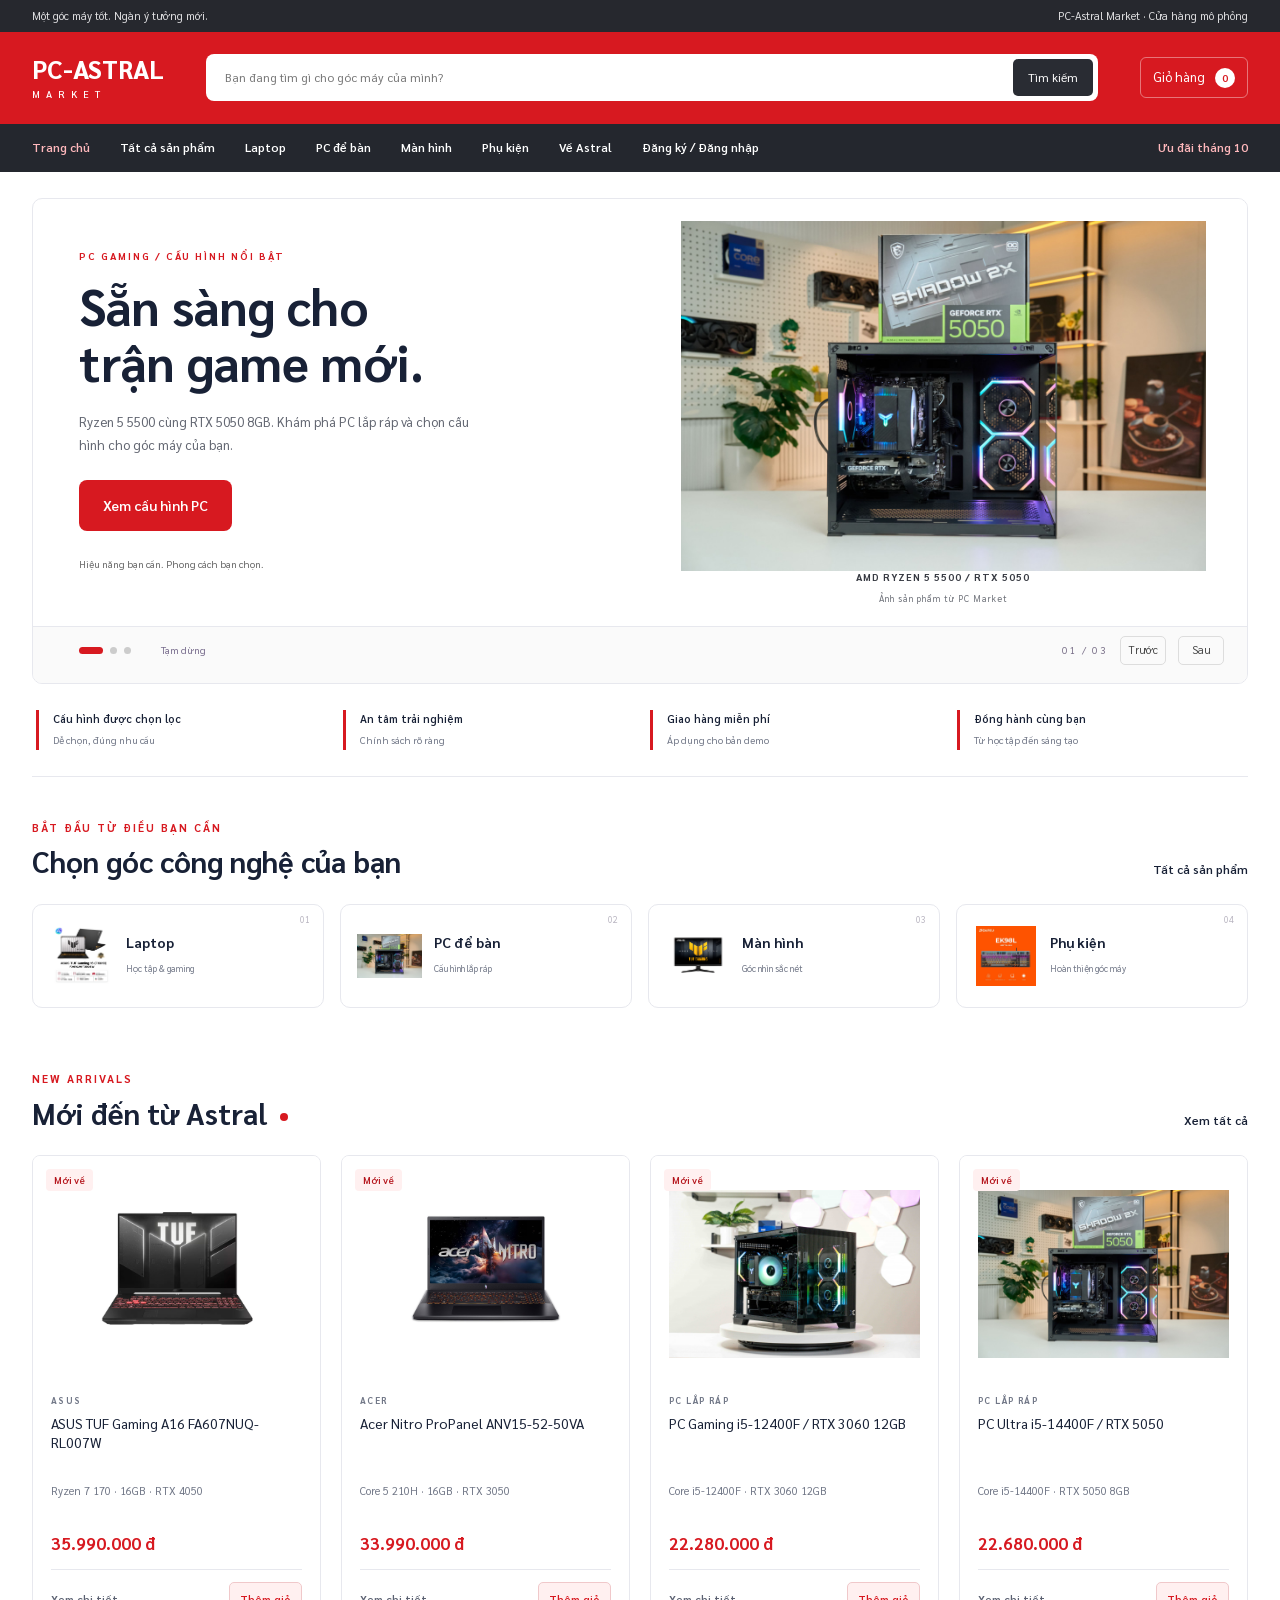
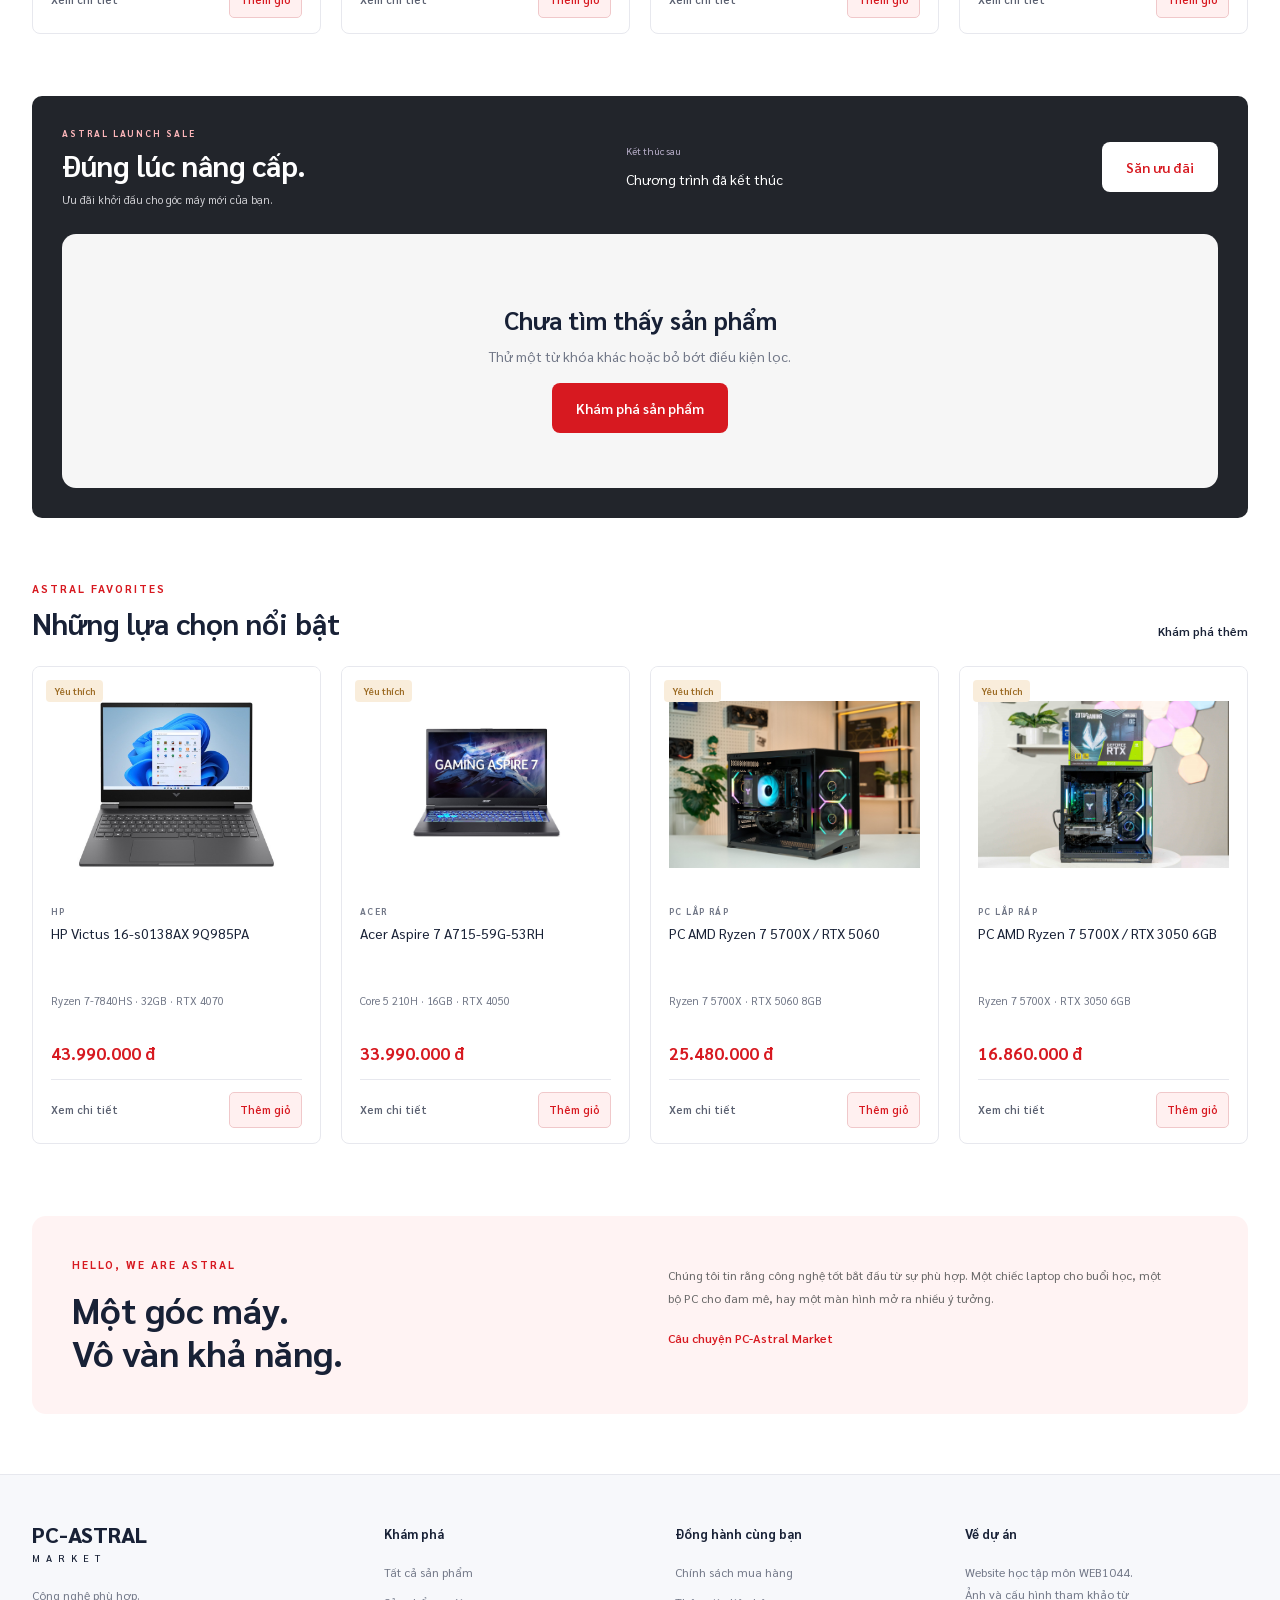
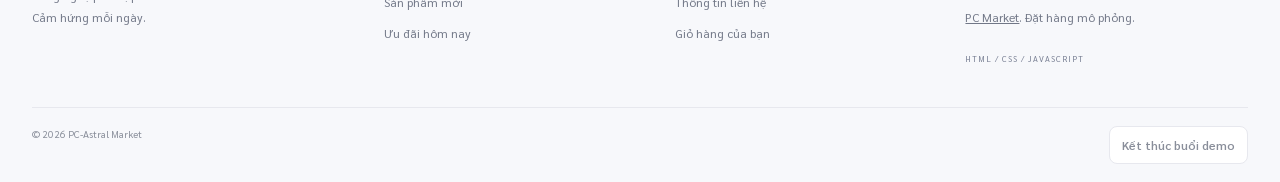
<file: PC-Astral-Market/index.html>
<!DOCTYPE html>
<html lang="vi">
  <head>
    <meta charset="UTF-8">
    <link rel="icon" href="data:,">
    <meta name="viewport" content="width=device-width, initial-scale=1.0">
    <meta name="description" content="PC-Astral Market - Laptop, PC, màn hình và phụ kiện. Website mô phỏng môn WEB1044.">
    <title>Công nghệ phù hợp, cảm hứng mỗi ngày | PC-Astral Market</title>

    <!-- GIAO DIỆN: CSS riêng của website nằm trong css/style.css. -->
    <!-- FONT: tải Sarabun online từ Google Fonts, cần kết nối mạng.
         Không lưu file font trong dự án; nếu không tải được sẽ dùng Arial.
         400–800 là các độ đậm; display=swap cho phép hiển thị chữ trong lúc tải. -->
    <link rel="stylesheet" href="https://fonts.googleapis.com/css2?family=Sarabun:wght@400;500;600;700;800&amp;display=swap">
    <link rel="stylesheet" href="css/style.css">
    <!-- KHỞI TẠO: du-lieu.js nạp JSON; luu-tru.js, mo-hinh.js, hien-thi.js định nghĩa chức năng; su-kien.js chạy sau cùng. -->
    <!-- Dữ liệu dự phòng cho mở trực tiếp file HTML trên máy khác. -->
    <script src="js/san-pham-du-phong.js" defer></script>
    <script defer src="js/du-lieu.js"></script>
    <script defer src="js/luu-tru.js"></script>
    <script defer src="js/mo-hinh.js"></script>
    <script defer src="js/hien-thi.js"></script>
    <script defer src="js/trang/trang-chu.js"></script>
    <script defer src="js/su-kien.js"></script>
  </head>
  <body data-page="home">
    <a class="skip-link" href="#main">Bỏ qua điều hướng</a>
    <!-- CHỨC NĂNG: header dùng chung do hien-thi.js tạo. -->
    <header id="site-header"></header>
    <p id="storage-warning" class="storage-warning" role="alert" hidden></p>
    <!-- CHỨC NĂNG: nội dung chính của trang home; JavaScript điền dữ liệu vào ID/data-*. -->
    <main id="main">
      <div class="container home-top">
        <section class="hero" id="hero" aria-label="Bộ sưu tập nổi bật" aria-roledescription="carousel">
          <div id="hero-content" class="hero-content">
            <div class="hero-copy">
              <p class="eyebrow" id="hero-eyebrow"></p>
              <h1 id="hero-title"></h1>
              <p class="hero-description" id="hero-description"></p>
              <a class="button" href="product-detail.html?id=p07" id="hero-link"></a>
              <div class="hero-proof">Hiệu năng bạn cần. Phong cách bạn chọn.</div>
            </div>
            <div class="hero-art">
              <img alt="AMD RYZEN 5 5500 / RTX 5050" width="520" height="370" id="hero-photo">
              <div class="hero-caption">
                <b id="hero-caption-title"></b>
                <span id="hero-caption-spec"></span>
              </div>
            </div>
          </div>
          <div class="hero-controls">
            <div id="slide-dots" class="slide-dots"></div>
            <button id="pause-slide" class="pause-slide" aria-pressed="false">Tạm dừng</button>
            <span id="slide-count"></span>
            <button id="prev-slide" class="slider-arrow" aria-label="Banner trước">Trước</button>
            <button id="next-slide" class="slider-arrow" aria-label="Banner tiếp theo">Sau</button>
          </div>
        </section>
        <section class="benefits" aria-label="Cam kết minh họa">
          <div>
            <p>
              <b>Cấu hình được chọn lọc</b>
              <small>Dễ chọn, đúng nhu cầu</small>
            </p>
          </div>
          <div>
            <p>
              <b>An tâm trải nghiệm</b>
              <small>Chính sách rõ ràng</small>
            </p>
          </div>
          <div>
            <p>
              <b>Giao hàng miễn phí</b>
              <small>Áp dụng cho bản demo</small>
            </p>
          </div>
          <div>
            <p>
              <b>Đồng hành cùng bạn</b>
              <small>Từ học tập đến sáng tạo</small>
            </p>
          </div>
        </section>
        <section class="section categories-section">
          <div class="section-heading">
            <div>
              <p class="eyebrow accent">BẮT ĐẦU TỪ ĐIỀU BẠN CẦN</p>
              <h2>Chọn góc công nghệ của bạn</h2>
            </div>
            <a href="products.html">Tất cả sản phẩm </a>
          </div>
          <div id="category-grid" class="category-grid"></div>
        </section>
        <section class="section">
          <div class="section-heading">
            <div>
              <p class="eyebrow accent">NEW ARRIVALS</p>
              <h2>Mới đến từ Astral <span class="heading-dot"></span>
              </h2>
            </div>
            <a href="products.html?group=new">Xem tất cả</a>
          </div>
          <div id="new-grid" class="product-grid"></div>
        </section>
        <section class="sale-section section">
          <div class="sale-heading">
            <div>
              <p class="eyebrow">ASTRAL LAUNCH SALE</p>
              <h2>Đúng lúc nâng cấp.</h2>
              <p>Ưu đãi khởi đầu cho góc máy mới của bạn.</p>
            </div>
            <div class="countdown-wrap">
              <span>Kết thúc sau</span>
              <div id="countdown" class="countdown" aria-label="Thời gian còn lại của khuyến mãi">
                <span>
                  <b data-countdown-number>00</b>
                  <small>Ngày</small>
                </span>
                <span>
                  <b data-countdown-number>00</b>
                  <small>Giờ</small>
                </span>
                <span>
                  <b data-countdown-number>00</b>
                  <small>Phút</small>
                </span>
                <span>
                  <b data-countdown-number>00</b>
                  <small>Giây</small>
                </span>
              </div>
            </div>
            <a class="button button-light" href="products.html?group=sale">Săn ưu đãi</a>
          </div>
          <div id="sale-grid" class="product-grid"></div>
        </section>
        <section class="section">
          <div class="section-heading">
            <div>
              <p class="eyebrow accent">ASTRAL FAVORITES</p>
              <h2>Những lựa chọn nổi bật</h2>
            </div>
            <a href="products.html?group=hot">Khám phá thêm</a>
          </div>
          <div id="hot-grid" class="product-grid"></div>
        </section>
        <section class="brand-story">
          <div>
            <p class="eyebrow accent">HELLO, WE ARE ASTRAL</p>
            <h2>Một góc máy.<br>Vô vàn khả năng.</h2>
          </div>
          <div>
            <p>Chúng tôi tin rằng công nghệ tốt bắt đầu từ sự phù hợp. Một chiếc laptop cho buổi học, một bộ PC cho đam mê, hay một màn hình mở ra nhiều ý tưởng.</p>
            <a href="about.html">Câu chuyện PC-Astral Market</a>
          </div>
        </section>
      </div>
      <!-- MẪU DÒNG: JavaScript nhân bản template, không viết tay từng sản phẩm. -->
          <template id="category-template">
        <a class="category-tile" href="products.html?category=laptop">
          <img class="category-photo" alt="" width="70" height="60">
          <div>
            <h3></h3>
            <span></span>
          </div>
          <span class="category-number">01</span>
        </a>
      </template>
    </main>
    <!-- CHỨC NĂNG: footer có nút Kết thúc buổi demo. -->
    <footer id="site-footer"></footer>
    <noscript>
      <p class="storage-warning">Vui lòng bật JavaScript để xem sản phẩm và sử dụng giỏ hàng.</p>
    </noscript>
  </body>
</html>
</file>
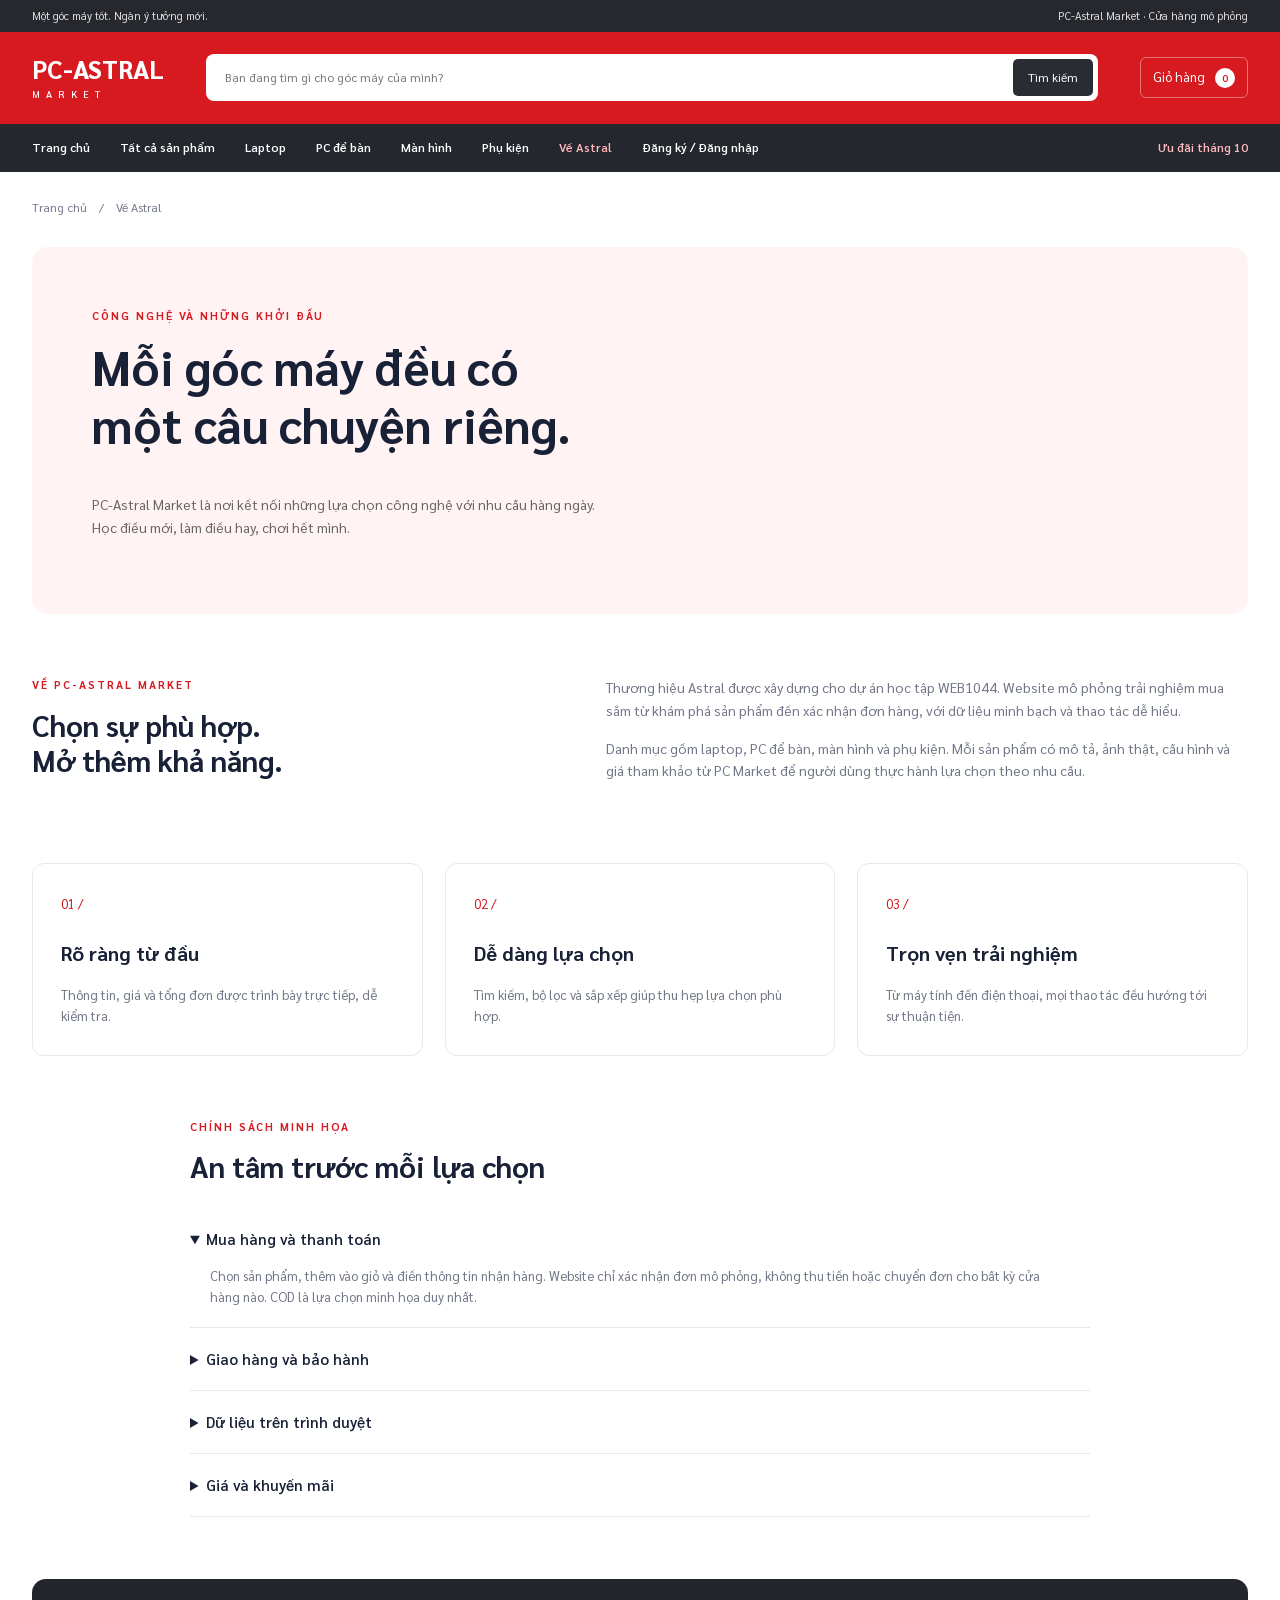
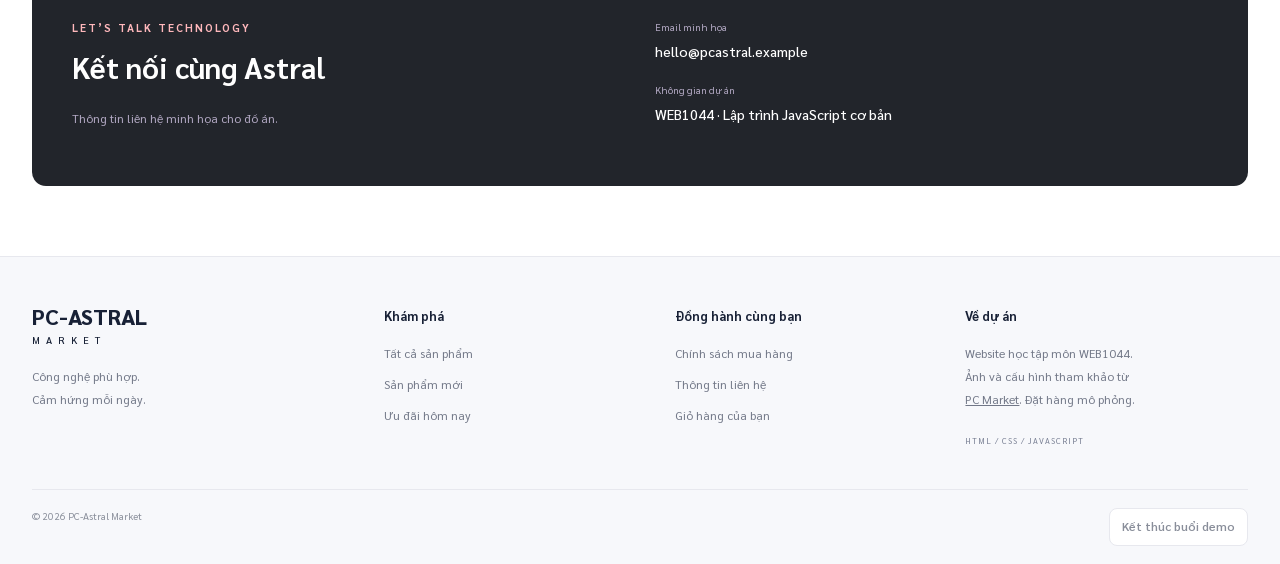
<file: PC-Astral-Market/about.html>
<!DOCTYPE html>
<html lang="vi">
  <head>
    <meta charset="UTF-8">
    <link rel="icon" href="data:,">
    <meta name="viewport" content="width=device-width, initial-scale=1.0">
    <meta name="description" content="PC-Astral Market - Laptop, PC, màn hình và phụ kiện. Website mô phỏng môn WEB1044.">
    <title>Về Astral | PC-Astral Market</title>

    <!-- GIAO DIỆN: CSS riêng của website nằm trong css/style.css. -->
    <!-- FONT: tải Sarabun online từ Google Fonts, cần kết nối mạng.
         Không lưu file font trong dự án; nếu không tải được sẽ dùng Arial.
         400–800 là các độ đậm; display=swap cho phép hiển thị chữ trong lúc tải. -->
    <link rel="stylesheet" href="https://fonts.googleapis.com/css2?family=Sarabun:wght@400;500;600;700;800&amp;display=swap">
    <link rel="stylesheet" href="css/style.css">
    <!-- KHỞI TẠO: du-lieu.js nạp JSON; luu-tru.js, mo-hinh.js, hien-thi.js định nghĩa chức năng; su-kien.js chạy sau cùng. -->
    <!-- Dữ liệu dự phòng cho mở trực tiếp file HTML trên máy khác. -->
    <script src="js/san-pham-du-phong.js" defer></script>
    <script defer src="js/du-lieu.js"></script>
    <script defer src="js/luu-tru.js"></script>
    <script defer src="js/mo-hinh.js"></script>
    <script defer src="js/hien-thi.js"></script>
    <script defer src="js/su-kien.js"></script>
  </head>
  <body data-page="about">
    <a class="skip-link" href="#main">Bỏ qua điều hướng</a>
    <!-- CHỨC NĂNG: header dùng chung do hien-thi.js tạo. -->
    <header id="site-header"></header>
    <p id="storage-warning" class="storage-warning" role="alert" hidden></p>
    <!-- CHỨC NĂNG: nội dung chính của trang about; JavaScript điền dữ liệu vào ID/data-*. -->
    <main id="main">
      <div class="container page-content">
        <div class="breadcrumb">
          <a href="index.html">Trang chủ</a>
          <span>/</span>
          <span>Về Astral</span>
        </div>
        <section class="about-hero">
          <p class="eyebrow accent">CÔNG NGHỆ VÀ NHỮNG KHỞI ĐẦU</p>
          <h1>Mỗi góc máy đều có<br>một câu chuyện riêng.</h1>
          <p>PC-Astral Market là nơi kết nối những lựa chọn công nghệ với nhu cầu hàng ngày. Học điều mới, làm điều hay, chơi hết mình.</p>
        </section>
        <section class="about-columns section">
          <div>
            <p class="eyebrow accent">VỀ PC-ASTRAL MARKET</p>
            <h2>Chọn sự phù hợp.<br>Mở thêm khả năng.</h2>
          </div>
          <div>
            <p>Thương hiệu Astral được xây dựng cho dự án học tập WEB1044. Website mô phỏng trải nghiệm mua sắm từ khám phá sản phẩm đến xác nhận đơn hàng, với dữ liệu minh bạch và thao tác dễ hiểu.</p>
            <p>Danh mục gồm laptop, PC để bàn, màn hình và phụ kiện. Mỗi sản phẩm có mô tả, ảnh thật, cấu hình và giá tham khảo từ PC Market để người dùng thực hành lựa chọn theo nhu cầu.</p>
          </div>
        </section>
        <section class="value-grid">
          <article>
            <span>01 /</span>
            <h3>Rõ ràng từ đầu</h3>
            <p>Thông tin, giá và tổng đơn được trình bày trực tiếp, dễ kiểm tra.</p>
          </article>
          <article>
            <span>02 /</span>
            <h3>Dễ dàng lựa chọn</h3>
            <p>Tìm kiếm, bộ lọc và sắp xếp giúp thu hẹp lựa chọn phù hợp.</p>
          </article>
          <article>
            <span>03 /</span>
            <h3>Trọn vẹn trải nghiệm</h3>
            <p>Từ máy tính đến điện thoại, mọi thao tác đều hướng tới sự thuận tiện.</p>
          </article>
        </section>
        <section id="policies" class="section policy-section">
          <p class="eyebrow accent">CHÍNH SÁCH MINH HỌA</p>
          <h2>An tâm trước mỗi lựa chọn</h2>
          <details open>
            <summary>Mua hàng và thanh toán</summary>
            <p>Chọn sản phẩm, thêm vào giỏ và điền thông tin nhận hàng. Website chỉ xác nhận đơn mô phỏng, không thu tiền hoặc chuyển đơn cho bất kỳ cửa hàng nào. COD là lựa chọn minh họa duy nhất.</p>
          </details>
          <details>
            <summary>Giao hàng và bảo hành</summary>
            <p>Phí giao hàng trong demo là 0đ. Website không cung cấp dịch vụ giao hàng hoặc bảo hành thực tế.</p>
          </details>
          <details>
            <summary>Dữ liệu trên trình duyệt</summary>
              <p>Giỏ, đơn demo, tài khoản và trạng thái đăng nhập được lưu bằng LocalStorage trên trình duyệt. F5 hoặc tắt Live Server không tự xóa dữ liệu. Bấm “Kết thúc buổi demo” ở cuối trang để xóa riêng dữ liệu của website. Đăng xuất chỉ kết thúc đăng nhập, vẫn giữ tài khoản và giỏ.</p>
          </details>
          <details>
            <summary>Giá và khuyến mãi</summary>
            <p>Ảnh, cấu hình và giá tham khảo từ PC Market ngày 16/10/2026. Tồn kho và chiến dịch khuyến mãi được mô phỏng cho bài tập. Chiến dịch kết thúc lúc 23:59:59 ngày 30/10/2026 theo giờ Việt Nam; sản phẩm khuyến mãi trở về giá thường khi hết hạn.</p>
          </details>
        </section>
        <section id="contact" class="contact-panel">
          <div>
            <p class="eyebrow">LET’S TALK TECHNOLOGY</p>
            <h2>Kết nối cùng Astral</h2>
            <p>Thông tin liên hệ minh họa cho đồ án.</p>
          </div>
          <div>
            <span>Email minh họa</span>
            <b>hello@pcastral.example</b>
            <span>Không gian dự án</span>
            <b>WEB1044 · Lập trình JavaScript cơ bản</b>
          </div>
        </section>
      </div>
    </main>
    <!-- CHỨC NĂNG: footer có nút Kết thúc buổi demo. -->
    <footer id="site-footer"></footer>
    <noscript>
      <p class="storage-warning">Vui lòng bật JavaScript để xem sản phẩm và sử dụng giỏ hàng.</p>
    </noscript>
  </body>
</html>
</file>
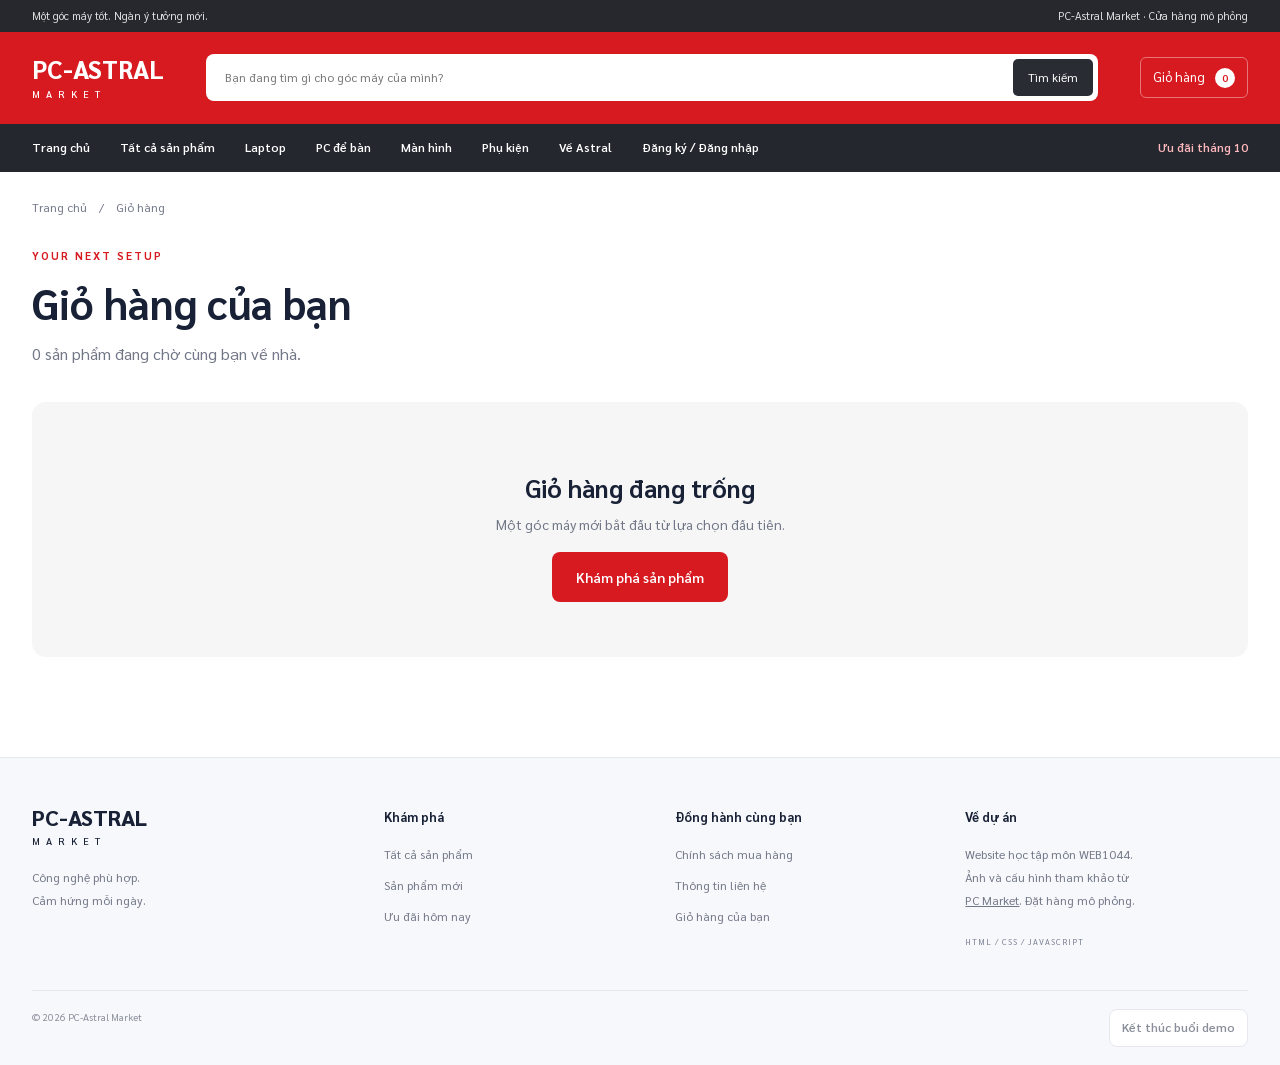
<file: PC-Astral-Market/cart.html>
<!DOCTYPE html>
<html lang="vi">
  <head>
    <meta charset="UTF-8">
    <link rel="icon" href="data:,">
    <meta name="viewport" content="width=device-width, initial-scale=1.0">
    <meta name="description" content="PC-Astral Market - Laptop, PC, màn hình và phụ kiện. Website mô phỏng môn WEB1044.">
    <title>Giỏ hàng | PC-Astral Market</title>

    <!-- GIAO DIỆN: CSS riêng của website nằm trong css/style.css. -->
    <!-- FONT: tải Sarabun online từ Google Fonts, cần kết nối mạng.
         Không lưu file font trong dự án; nếu không tải được sẽ dùng Arial.
         400–800 là các độ đậm; display=swap cho phép hiển thị chữ trong lúc tải. -->
    <link rel="stylesheet" href="https://fonts.googleapis.com/css2?family=Sarabun:wght@400;500;600;700;800&amp;display=swap">
    <link rel="stylesheet" href="css/style.css">
    <!-- KHỞI TẠO: du-lieu.js nạp JSON; luu-tru.js, mo-hinh.js, hien-thi.js định nghĩa chức năng; su-kien.js chạy sau cùng. -->
    <!-- Dữ liệu dự phòng cho mở trực tiếp file HTML trên máy khác. -->
    <script src="js/san-pham-du-phong.js" defer></script>
    <script defer src="js/du-lieu.js"></script>
    <script defer src="js/luu-tru.js"></script>
    <script defer src="js/mo-hinh.js"></script>
    <script defer src="js/hien-thi.js"></script>
    <script defer src="js/trang/gio-hang.js"></script>
    <script defer src="js/su-kien.js"></script>
  </head>
  <body data-page="cart">
    <a class="skip-link" href="#main">Bỏ qua điều hướng</a>
    <!-- CHỨC NĂNG: header dùng chung do hien-thi.js tạo. -->
    <header id="site-header"></header>
    <p id="storage-warning" class="storage-warning" role="alert" hidden></p>
    <!-- CHỨC NĂNG: nội dung chính của trang cart; JavaScript điền dữ liệu vào ID/data-*. -->
    <main id="main">
      <div class="container page-content">
        <div class="breadcrumb">
          <a href="index.html">Trang chủ</a>
          <span>/</span>
          <span>Giỏ hàng</span>
        </div>
        <div class="page-heading">
          <p class="eyebrow accent">YOUR NEXT SETUP</p>
          <h1>Giỏ hàng của bạn</h1>
          <p id="cart-subtitle"></p>
        </div>
        <div id="cart-content">
          <div class="empty-state" id="cart-empty" hidden>
            <h2>Giỏ hàng đang trống</h2>
            <p>Một góc máy mới bắt đầu từ lựa chọn đầu tiên.</p>
            <a class="button" href="products.html">Khám phá sản phẩm </a>
          </div>
          <div class="cart-layout" id="cart-layout" hidden="">
            <div class="cart-list">
              <div class="cart-list-title">
                <h2>Sản phẩm của bạn</h2>
                <span id="cart-kind-count"></span>
              </div>
              <div id="cart-rows"></div>
              <a href="products.html" class="continue-shopping">← Tiếp tục khám phá sản phẩm</a>
            </div>
            <aside class="order-summary">
              <h2>Tóm tắt đơn hàng</h2>
              <div class="summary-row">
                <span>Tạm tính</span>
                <span id="cart-subtotal">0 ₫</span>
              </div>
              <div class="summary-row">
                <span>Phí vận chuyển</span>
                <span class="success-text">Miễn phí</span>
              </div>
              <div class="summary-total">
                <span>Tổng thanh toán</span>
                <strong id="cart-total">0 ₫</strong>
              </div>
              <p class="small muted-text">Phí vận chuyển 0đ trong bản demo. Giá tham khảo ngày 16/10/2026; tồn kho mô phỏng.</p>
              <a class="button full" href="checkout.html">Tiến hành đặt hàng </a>
              <p class="small centered"> Thông tin chỉ lưu trên trình duyệt</p>
            </aside>
          </div>
          <!-- MẪU DÒNG: JavaScript nhân bản template, không viết tay từng sản phẩm. -->
          <template id="cart-row-template">
            <article class="cart-row">
              <a href="product-detail.html" class="cart-image">
                <img alt="" width="120" height="90">
              </a>
              <div class="cart-name">
                <a href="product-detail.html">
                  <h3></h3>
                </a>
                <span></span>
                <button class="text-button remove-item" data-remove=""> Xóa sản phẩm</button>
              </div>
              <div class="quantity-control">
                <button data-step="-1" data-id="" aria-label="Số lượng sản phẩm">−</button>
                <input type="number" data-quantity="" aria-label="Số lượng sản phẩm" min="1" max="5" step="1" value="1">
                <button data-step="1" data-id="" aria-label="Số lượng sản phẩm">+</button>
              </div>
              <strong class="cart-subtotal"></strong>
            </article>
          </template>
        </div>
      </div>
    </main>
    <!-- CHỨC NĂNG: footer có nút Kết thúc buổi demo. -->
    <footer id="site-footer"></footer>
    <noscript>
      <p class="storage-warning">Vui lòng bật JavaScript để xem sản phẩm và sử dụng giỏ hàng.</p>
    </noscript>
  </body>
</html>
</file>
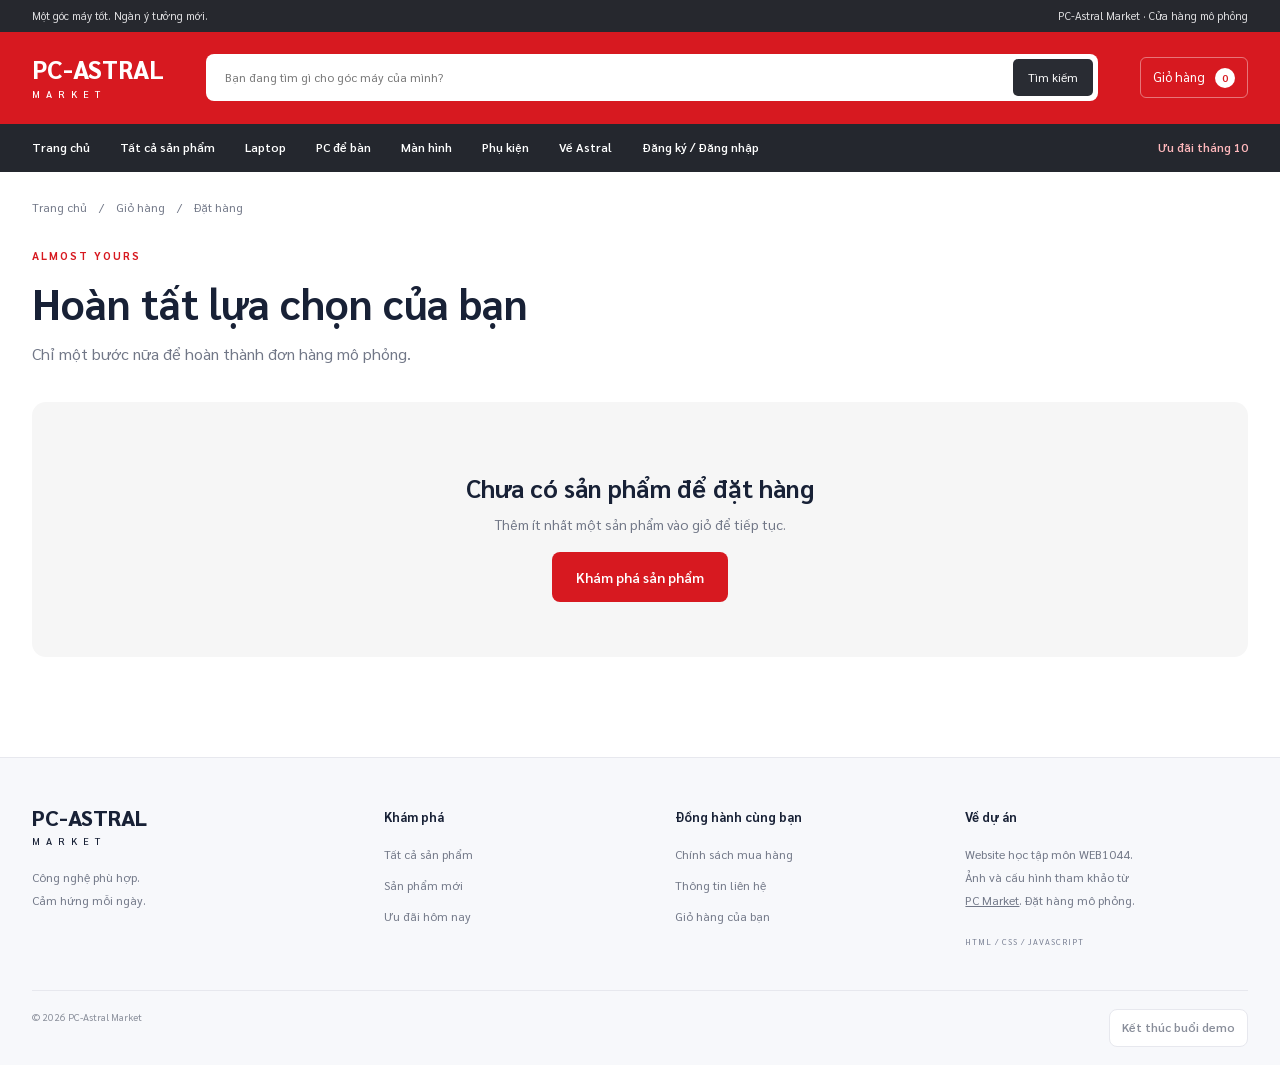
<file: PC-Astral-Market/checkout.html>
<!DOCTYPE html>
<html lang="vi">
  <head>
    <meta charset="UTF-8">
    <link rel="icon" href="data:,">
    <meta name="viewport" content="width=device-width, initial-scale=1.0">
    <meta name="description" content="PC-Astral Market - Laptop, PC, màn hình và phụ kiện. Website mô phỏng môn WEB1044.">
    <title>Đặt hàng | PC-Astral Market</title>

    <!-- GIAO DIỆN: CSS riêng của website nằm trong css/style.css. -->
    <!-- FONT: tải Sarabun online từ Google Fonts, cần kết nối mạng.
         Không lưu file font trong dự án; nếu không tải được sẽ dùng Arial.
         400–800 là các độ đậm; display=swap cho phép hiển thị chữ trong lúc tải. -->
    <link rel="stylesheet" href="https://fonts.googleapis.com/css2?family=Sarabun:wght@400;500;600;700;800&amp;display=swap">
    <link rel="stylesheet" href="css/style.css">
    <!-- KHỞI TẠO: du-lieu.js nạp JSON; luu-tru.js, mo-hinh.js, hien-thi.js định nghĩa chức năng; su-kien.js chạy sau cùng. -->
    <!-- Dữ liệu dự phòng cho mở trực tiếp file HTML trên máy khác. -->
    <script src="js/san-pham-du-phong.js" defer></script>
    <script defer src="js/du-lieu.js"></script>
    <script defer src="js/luu-tru.js"></script>
    <script defer src="js/mo-hinh.js"></script>
    <script defer src="js/hien-thi.js"></script>
    <script defer src="js/trang/dat-hang.js"></script>
    <script defer src="js/su-kien.js"></script>
  </head>
  <body data-page="checkout">
    <a class="skip-link" href="#main">Bỏ qua điều hướng</a>
    <!-- CHỨC NĂNG: header dùng chung do hien-thi.js tạo. -->
    <header id="site-header"></header>
    <p id="storage-warning" class="storage-warning" role="alert" hidden></p>
    <!-- CHỨC NĂNG: nội dung chính của trang checkout; JavaScript điền dữ liệu vào ID/data-*. -->
    <main id="main">
      <div class="container page-content">
        <div id="checkout-heading">
          <div class="breadcrumb">
            <a href="index.html">Trang chủ</a>
            <span>/</span>
            <a href="cart.html">Giỏ hàng</a>
            <span>/</span>
            <span>Đặt hàng</span>
          </div>
          <div class="page-heading">
            <p class="eyebrow accent">ALMOST YOURS</p>
            <h1>Hoàn tất lựa chọn của bạn</h1>
            <p>Chỉ một bước nữa để hoàn thành đơn hàng mô phỏng.</p>
          </div>
        </div>
        <div id="checkout-content">
          <div class="empty-state" id="checkout-empty" hidden>
            <h2>Chưa có sản phẩm để đặt hàng</h2>
            <p>Thêm ít nhất một sản phẩm vào giỏ để tiếp tục.</p>
            <a class="button" href="products.html">Khám phá sản phẩm </a>
          </div>
          <div class="checkout-layout" id="checkout-layout" hidden="">
            <form id="checkout-form" class="checkout-form" novalidate="">
              <div class="form-heading">
                <span>01</span>
                <h2>Thông tin nhận hàng</h2>
              </div>
              <p class="muted-text small">Các trường có dấu * là bắt buộc.</p>
              <div class="form-grid">
                <div class="field ">
                  <label for="name">Họ và tên *</label>
                  <input id="name" name="name" type="text" autocomplete="name" placeholder="Nguyễn Văn An" maxlength="100" aria-describedby="name-error" required="">
                  <span id="name-error" class="field-error"></span>
                </div>
                <div class="field ">
                  <label for="phone">Số điện thoại *</label>
                  <input id="phone" name="phone" type="tel" autocomplete="tel" placeholder="0901234567" maxlength="100" aria-describedby="phone-error" required="">
                  <span id="phone-error" class="field-error"></span>
                </div>
                <div class="field ">
                  <label for="email">Email *</label>
                  <input id="email" name="email" type="email" autocomplete="email" placeholder="ten@email.com" maxlength="100" aria-describedby="email-error" required="">
                  <span id="email-error" class="field-error"></span>
                </div>
                <div class="field wide">
                  <label for="address">Địa chỉ nhận hàng *</label>
                  <input id="address" name="address" type="text" autocomplete="street-address" placeholder="Số nhà, đường, phường/xã, tỉnh/thành phố" maxlength="300" aria-describedby="address-error" required="">
                  <span id="address-error" class="field-error"></span>
                </div>
                <div class="field wide">
                  <label for="note">Ghi chú <span class="muted-text">(không bắt buộc)</span>
                  </label>
                  <textarea id="note" name="note" rows="3" maxlength="500" placeholder="Lời nhắn cho đơn hàng của bạn"></textarea>
                </div>
              </div>
              <div class="form-heading">
                <span>02</span>
                <h2>Phương thức thanh toán</h2>
              </div>
              <div class="payment-option">
                <span class="radio-dot"></span>
                <div>
                  <b>Thanh toán khi nhận hàng</b>
                  <p>COD mô phỏng cho bài tập môn WEB1044.</p>
                </div>
              </div>
              <button class="button full" type="submit" id="place-order">Xác nhận đơn mô phỏng </button>
              <p class="small muted-text">Thông tin đơn được giữ trong phiên trình duyệt hiện tại.</p>
            </form>
            <aside id="checkout-summary" class="order-summary">
              <h2>Tóm tắt đơn hàng</h2>
              <div class="summary-row">
                <span>Tạm tính</span>
                <span id="checkout-subtotal">0 ₫</span>
              </div>
              <div class="summary-row">
                <span>Phí vận chuyển</span>
                <span class="success-text">Miễn phí</span>
              </div>
              <div class="summary-total">
                <span>Tổng thanh toán</span>
                <strong id="checkout-total">0 ₫</strong>
              </div>
              <p class="small muted-text">Phí vận chuyển 0đ trong bản demo. Giá tham khảo ngày 16/10/2026; tồn kho mô phỏng.</p>
              <div class="checkout-lines" id="checkout-lines"></div>
              <div class="demo-notice">Đơn hàng mô phỏng. Không yêu cầu thanh toán thực tế.</div>
            </aside>
          </div>
          <section class="confirmation" id="order-confirmation" hidden="">
            <p class="eyebrow accent">MỘT KHỞI ĐẦU MỚI</p>
            <h1>Đặt hàng mô phỏng thành công!</h1>
            <p>Cảm ơn <strong id="confirmation-customer"></strong> đã ghé PC-Astral Market.</p>
            <div class="demo-notice">Đây là đơn mô phỏng cho bài tập. Không phát sinh giao dịch, giao hàng hay email xác nhận.</div>
            <!-- KHÔI PHỤC SAU LỖI: chỉ thử dọn giỏ của đơn đã lưu, không gửi đơn lần nữa. -->
            <p id="cart-cleanup-message" role="status" hidden></p>
            <button id="retry-cart-cleanup" class="button secondary" type="button" hidden>Thử dọn giỏ của đơn này</button>
            <p id="draft-cleanup-message" role="status" hidden></p>
            <div class="confirmation-meta">
              <div>
                <span>Mã đơn hàng</span>
                <b id="confirmation-id"></b>
              </div>
              <div>
                <span>Thời gian</span>
                <b id="confirmation-time"></b>
              </div>
              <div>
                <span>Thanh toán</span>
                <b id="confirmation-payment"></b>
              </div>
            </div>
            <div class="confirmed-lines" id="confirmation-lines">
              <div class="summary-total">
                <span>Tổng thanh toán</span>
                <strong id="confirmation-total"></strong>
              </div>
            </div>
            <a class="button" href="products.html">Tiếp tục khám phá </a>
          </section>
          <!-- MẪU DÒNG: JavaScript nhân bản template, không viết tay từng sản phẩm. -->
          <template id="checkout-line-template">
            <div>
              <span>
                <span data-line-name></span>
                <small data-line-quantity></small>
              </span>
              <b data-line-total></b>
            </div>
          </template>
          <!-- MẪU DÒNG: JavaScript nhân bản template, không viết tay từng sản phẩm. -->
          <template id="confirmation-line-template">
            <div data-confirmed-line>
              <span></span>
              <b></b>
            </div>
          </template>
        </div>
      </div>
    </main>
    <!-- CHỨC NĂNG: footer có nút Kết thúc buổi demo. -->
    <footer id="site-footer"></footer>
    <noscript>
      <p class="storage-warning">Vui lòng bật JavaScript để xem sản phẩm và sử dụng giỏ hàng.</p>
    </noscript>
  </body>
</html>
</file>
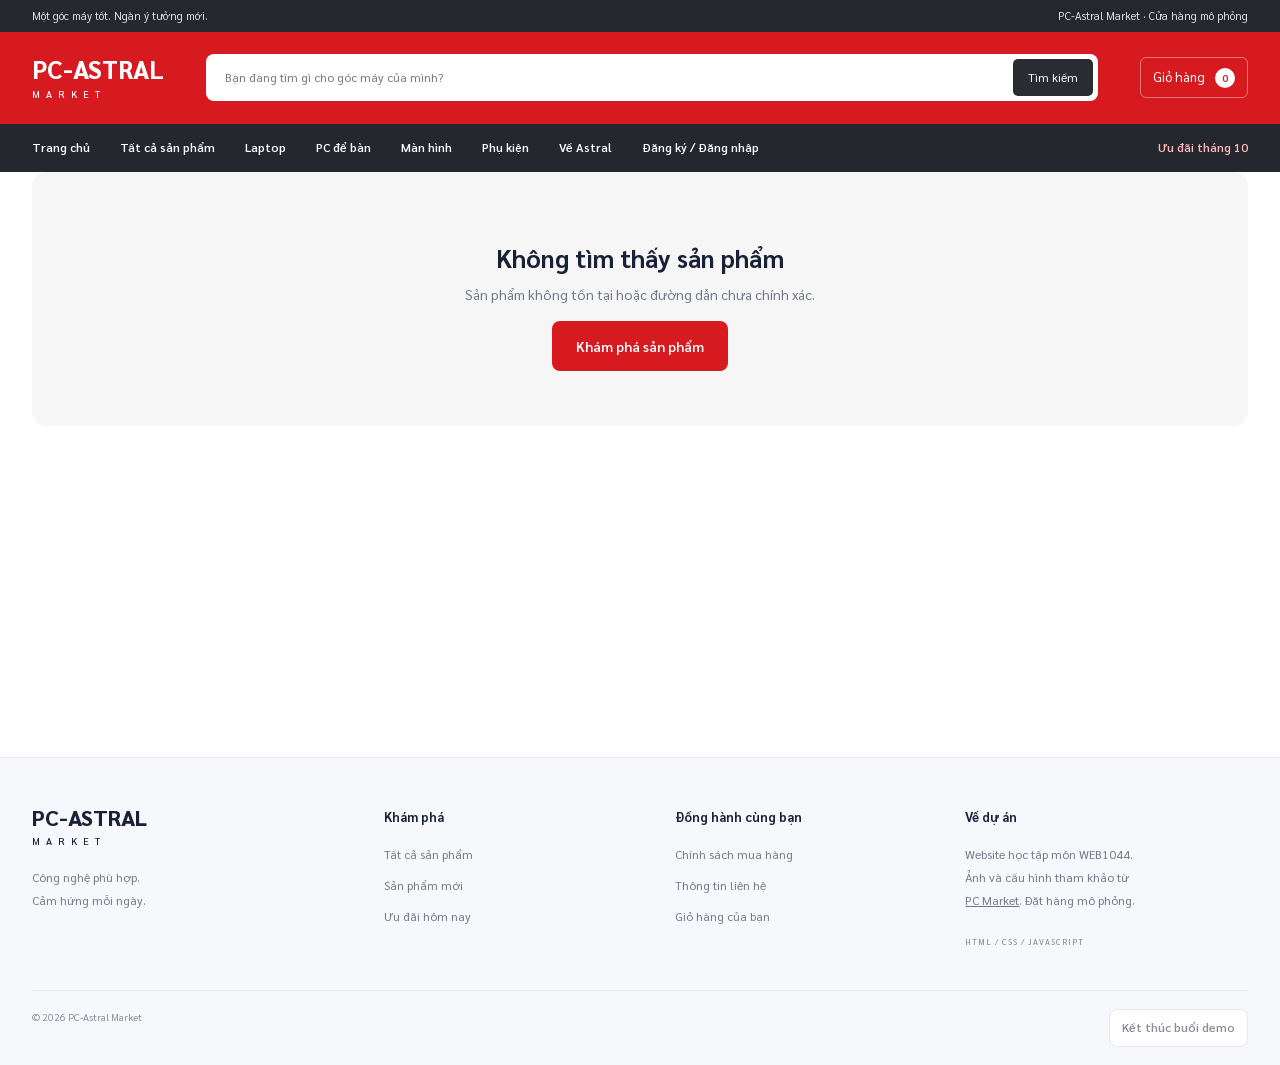
<file: PC-Astral-Market/product-detail.html>
<!DOCTYPE html>
<html lang="vi">
  <head>
    <meta charset="UTF-8">
    <link rel="icon" href="data:,">
    <meta name="viewport" content="width=device-width, initial-scale=1.0">
    <meta name="description" content="PC-Astral Market - Laptop, PC, màn hình và phụ kiện. Website mô phỏng môn WEB1044.">
    <title>Chi tiết sản phẩm | PC-Astral Market</title>

    <!-- GIAO DIỆN: CSS riêng của website nằm trong css/style.css. -->
    <!-- FONT: tải Sarabun online từ Google Fonts, cần kết nối mạng.
         Không lưu file font trong dự án; nếu không tải được sẽ dùng Arial.
         400–800 là các độ đậm; display=swap cho phép hiển thị chữ trong lúc tải. -->
    <link rel="stylesheet" href="https://fonts.googleapis.com/css2?family=Sarabun:wght@400;500;600;700;800&amp;display=swap">
    <link rel="stylesheet" href="css/style.css">
    <!-- KHỞI TẠO: du-lieu.js nạp JSON; luu-tru.js, mo-hinh.js, hien-thi.js định nghĩa chức năng; su-kien.js chạy sau cùng. -->
    <!-- Dữ liệu dự phòng cho mở trực tiếp file HTML trên máy khác. -->
    <script src="js/san-pham-du-phong.js" defer></script>
    <script defer src="js/du-lieu.js"></script>
    <script defer src="js/luu-tru.js"></script>
    <script defer src="js/mo-hinh.js"></script>
    <script defer src="js/hien-thi.js"></script>
    <script defer src="js/trang/chi-tiet.js"></script>
    <script defer src="js/su-kien.js"></script>
  </head>
  <body data-page="product-detail">
    <a class="skip-link" href="#main">Bỏ qua điều hướng</a>
    <!-- CHỨC NĂNG: header dùng chung do hien-thi.js tạo. -->
    <header id="site-header"></header>
    <p id="storage-warning" class="storage-warning" role="alert" hidden></p>
    <!-- CHỨC NĂNG: nội dung chính của trang product-detail; JavaScript điền dữ liệu vào ID/data-*. -->
    <main id="main">
      <div id="product-detail" class="container page-content">
        <div class="empty-state" id="detail-empty" hidden>
          <h2>Không tìm thấy sản phẩm</h2>
          <p>Sản phẩm không tồn tại hoặc đường dẫn chưa chính xác.</p>
          <a class="button" href="products.html">Khám phá sản phẩm </a>
        </div>
        <div id="detail-view" hidden>
          <div class="breadcrumb">
            <a href="index.html">Trang chủ</a>
            <span>/</span>
            <a href="products.html?category=laptop" id="detail-category-link"></a>
            <span>/</span>
            <span id="detail-breadcrumb-name"></span>
          </div>
          <div class="detail-layout">
            <div class="detail-image">
              <span class="eyebrow" id="detail-code"></span>
              <img alt="" width="520" height="370" id="detail-photo">
              <small>Ảnh sản phẩm từ PC Market</small>
            </div>
            <div class="detail-copy">
              <span class="eyebrow accent" id="detail-brand-category"></span>
              <h1 id="detail-name"></h1>
              <p class="detail-summary" id="detail-summary"></p>
              <p class="stock" id="detail-stock"></p>
              <div class="detail-price">
                <strong id="detail-current-price"></strong>
                <del id="detail-original-price"></del>
                <span class="badge sale" id="detail-sale-badge">Ưu đãi tháng 10</span>
              </div>
              <p id="detail-description"></p>
              <p class="source-note">Nguồn: <a href="https://pcmarket.vn/laptop-asus-tuf-gaming-16-fx610jh-tu008w" target="_blank" rel="noopener noreferrer" id="detail-source">PC Market — xem sản phẩm gốc</a>
                <br>Thông tin và giá ghi nhận ngày 16/10/2026.</p>
              <div class="detail-buy">
                <label for="detail-quantity">Số lượng<input id="detail-quantity" type="number" min="1" max="5" value="1" step="1">
                </label>
                <button class="button" data-add="" data-quantity-input="detail-quantity" id="detail-add"> Thêm vào giỏ hàng</button>
              </div>
              <div class="detail-benefits">
                <span> Tồn kho hiển thị là mô phỏng</span>
                <span> Miễn phí vận chuyển demo</span>
              </div>
            </div>
          </div>
          <section class="spec-section">
            <div>
              <p class="eyebrow accent">CHI TIẾT TẠO NÊN KHÁC BIỆT</p>
              <h2>Thông số sản phẩm</h2>
              <p>Thông số tham khảo từ PC Market.<br>Đối chiếu phiên bản ở trang nguồn.</p>
            </div>
            <dl class="spec-list" id="detail-specs"></dl>
          </section>
          <section class="section">
            <div class="section-heading">
              <h2>Cùng một gu công nghệ</h2>
              <a href="products.html?category=laptop" id="related-category-link">Xem danh mục </a>
            </div>
            <div id="related-grid" class="product-grid"></div>
          </section>
        </div>
      </div>
    </main>
    <!-- CHỨC NĂNG: footer có nút Kết thúc buổi demo. -->
    <footer id="site-footer"></footer>
    <noscript>
      <p class="storage-warning">Vui lòng bật JavaScript để xem sản phẩm và sử dụng giỏ hàng.</p>
    </noscript>
  </body>
</html>
</file>
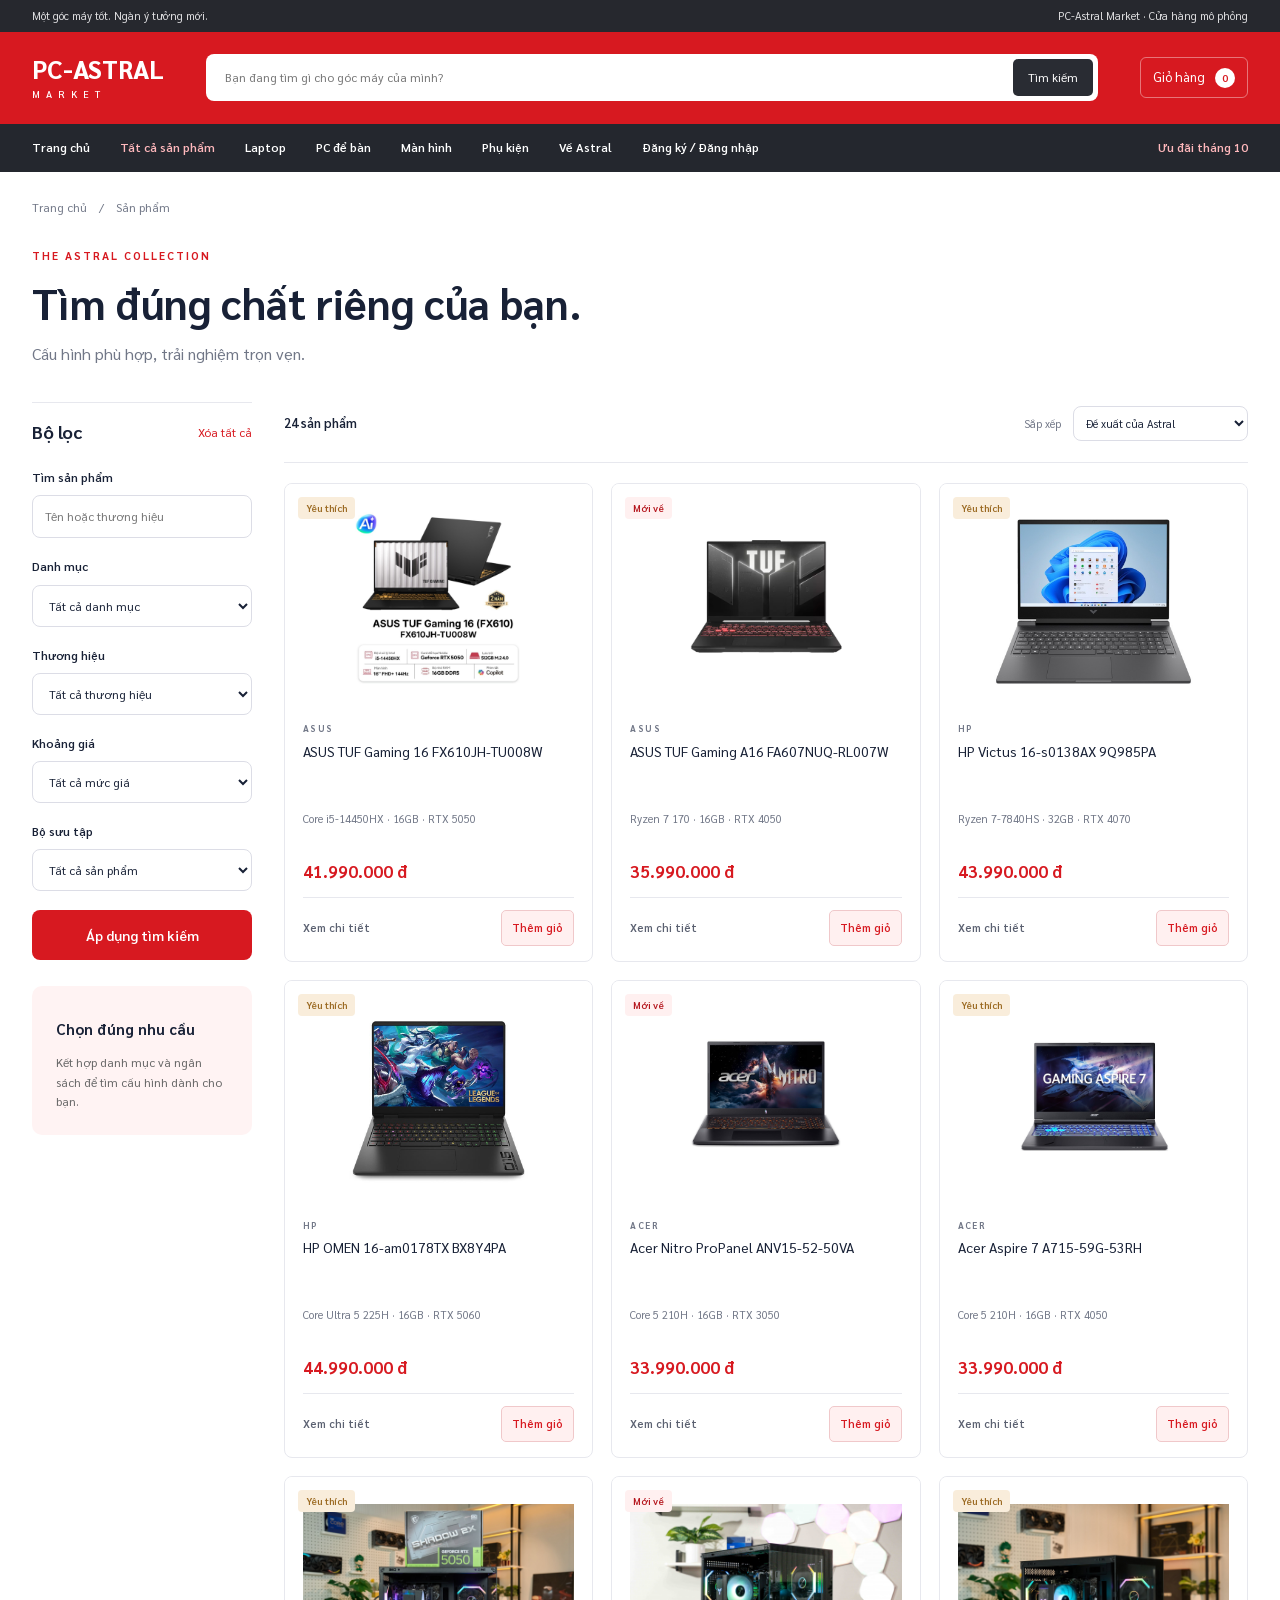
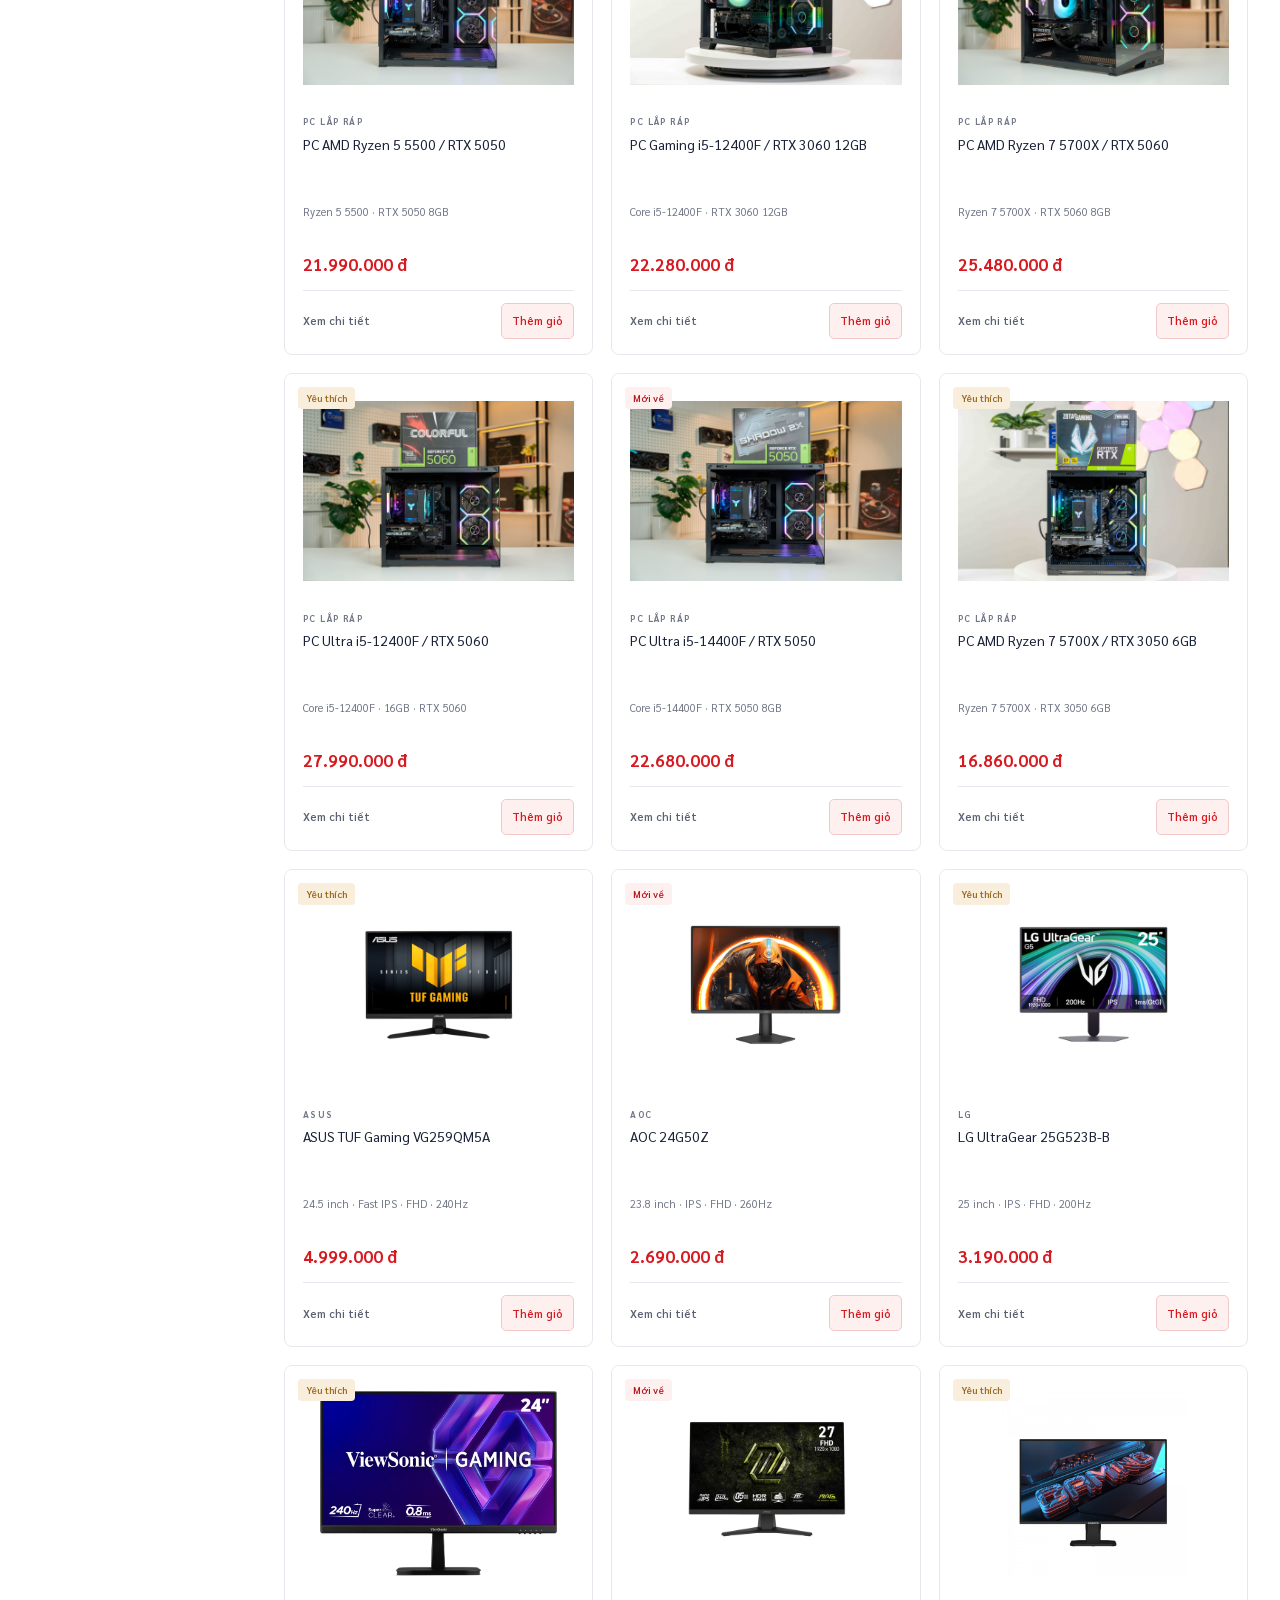
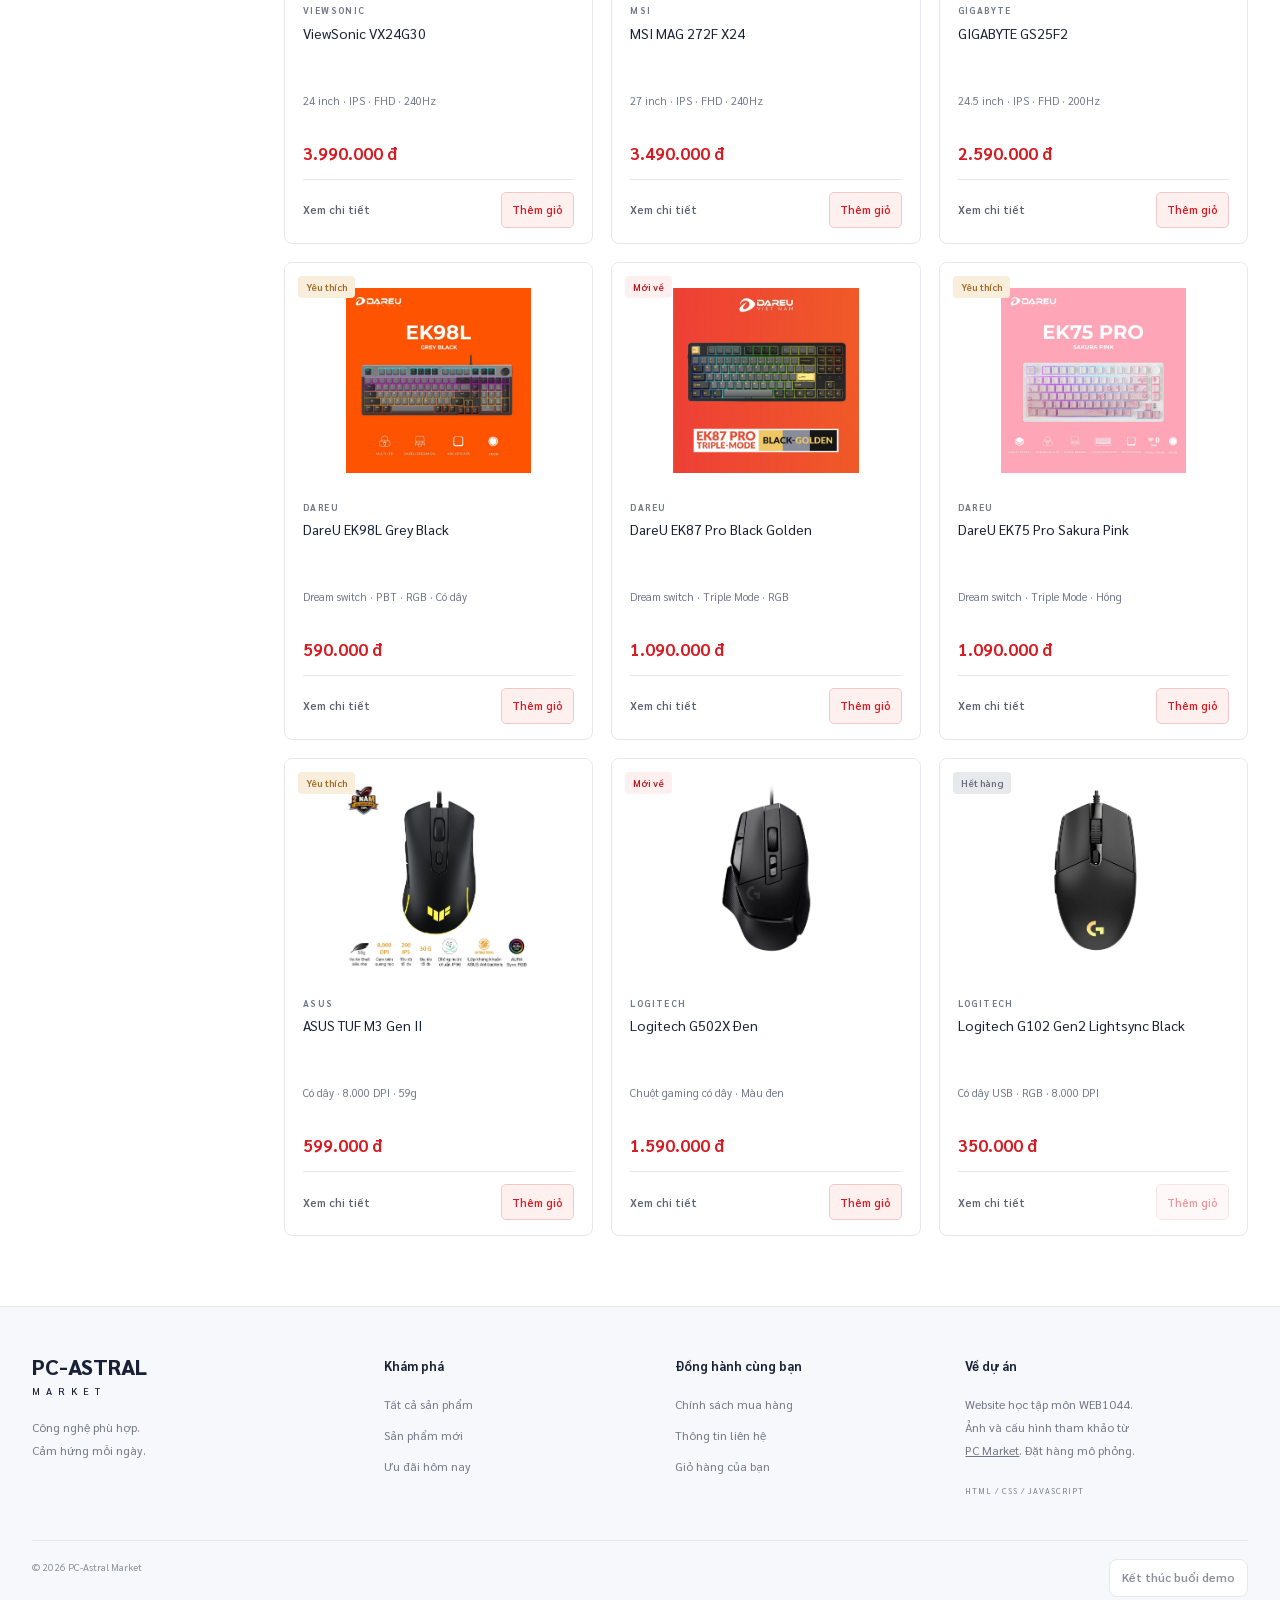
<file: PC-Astral-Market/products.html>
<!DOCTYPE html>
<html lang="vi">
  <head>
    <meta charset="UTF-8">
    <link rel="icon" href="data:,">
    <meta name="viewport" content="width=device-width, initial-scale=1.0">
    <meta name="description" content="PC-Astral Market - Laptop, PC, màn hình và phụ kiện. Website mô phỏng môn WEB1044.">
    <title>Sản phẩm | PC-Astral Market</title>

    <!-- GIAO DIỆN: CSS riêng của website nằm trong css/style.css. -->
    <!-- FONT: tải Sarabun online từ Google Fonts, cần kết nối mạng.
         Không lưu file font trong dự án; nếu không tải được sẽ dùng Arial.
         400–800 là các độ đậm; display=swap cho phép hiển thị chữ trong lúc tải. -->
    <link rel="stylesheet" href="https://fonts.googleapis.com/css2?family=Sarabun:wght@400;500;600;700;800&amp;display=swap">
    <link rel="stylesheet" href="css/style.css">
    <!-- KHỞI TẠO: du-lieu.js nạp JSON; luu-tru.js, mo-hinh.js, hien-thi.js định nghĩa chức năng; su-kien.js chạy sau cùng. -->
    <!-- Dữ liệu dự phòng cho mở trực tiếp file HTML trên máy khác. -->
    <script src="js/san-pham-du-phong.js" defer></script>
    <script defer src="js/du-lieu.js"></script>
    <script defer src="js/luu-tru.js"></script>
    <script defer src="js/mo-hinh.js"></script>
    <script defer src="js/hien-thi.js"></script>
    <script defer src="js/trang/san-pham.js"></script>
    <script defer src="js/su-kien.js"></script>
  </head>
  <body data-page="products">
    <a class="skip-link" href="#main">Bỏ qua điều hướng</a>
    <!-- CHỨC NĂNG: header dùng chung do hien-thi.js tạo. -->
    <header id="site-header"></header>
    <p id="storage-warning" class="storage-warning" role="alert" hidden></p>
    <!-- CHỨC NĂNG: nội dung chính của trang products; JavaScript điền dữ liệu vào ID/data-*. -->
    <main id="main">
      <div class="container page-content">
        <div class="breadcrumb">
          <a href="index.html">Trang chủ</a>
          <span>/</span>
          <span>Sản phẩm</span>
        </div>
        <div class="page-heading">
          <p class="eyebrow accent">THE ASTRAL COLLECTION</p>
          <h1 id="catalog-title">Tìm đúng chất riêng của bạn.</h1>
          <p id="query-description">Cấu hình phù hợp, trải nghiệm trọn vẹn.</p>
        </div>
        <div class="catalog-layout">
          <aside class="filter-panel">
            <button id="filter-toggle" class="button button-outline filter-toggle" aria-expanded="false" aria-controls="filters">Bộ lọc sản phẩm</button>
            <form id="filters">
              <div class="filter-heading">
                <h2>Bộ lọc</h2>
                <button type="button" class="text-button" id="clear-filters">Xóa tất cả</button>
              </div>
              <div class="field">
                <label for="filter-q">Tìm sản phẩm</label>
                <input id="filter-q" name="q" type="search" placeholder="Tên hoặc thương hiệu" maxlength="100">
              </div>
              <div class="field">
                <label for="filter-category">Danh mục</label>
                <select id="filter-category" name="category"></select>
              </div>
              <div class="field">
                <label for="filter-brand">Thương hiệu</label>
                <select id="filter-brand" name="brand"></select>
              </div>
              <div class="field">
                <label for="filter-price">Khoảng giá</label>
                <select id="filter-price" name="price">
                  <option value="all">Tất cả mức giá</option>
                  <option value="under5">Dưới 5 triệu</option>
                  <option value="5to15">5 đến dưới 15 triệu</option>
                  <option value="15to30">15 đến dưới 30 triệu</option>
                  <option value="above30">Từ 30 triệu</option>
                </select>
              </div>
              <div class="field">
                <label for="filter-group">Bộ sưu tập</label>
                <select id="filter-group" name="group">
                  <option value="">Tất cả sản phẩm</option>
                  <option value="new">Sản phẩm mới</option>
                  <option value="hot">Sản phẩm hot</option>
                  <option value="sale">Khuyến mãi</option>
                </select>
              </div>
              <button class="button full" type="submit">Áp dụng tìm kiếm</button>
            </form>
            <div class="filter-note">
              <h3>Chọn đúng nhu cầu</h3>
              <p>Kết hợp danh mục và ngân sách để tìm cấu hình dành cho bạn.</p>
            </div>
          </aside>
          <section class="catalog-results" aria-label="Danh sách sản phẩm">
            <div class="catalog-toolbar">
              <span id="result-count" role="status"></span>
              <label for="sort">Sắp xếp <select id="sort">
                  <option value="default">Đề xuất của Astral</option>
                  <option value="price-asc">Giá tăng dần</option>
                  <option value="price-desc">Giá giảm dần</option>
                  <option value="name">Tên A–Z</option>
                </select>
              </label>
            </div>
            <div id="products-grid" class="product-grid catalog-grid"></div>
          </section>
        </div>
      </div>
    </main>
    <!-- CHỨC NĂNG: footer có nút Kết thúc buổi demo. -->
    <footer id="site-footer"></footer>
    <noscript>
      <p class="storage-warning">Vui lòng bật JavaScript để xem sản phẩm và sử dụng giỏ hàng.</p>
    </noscript>
  </body>
</html>
</file>
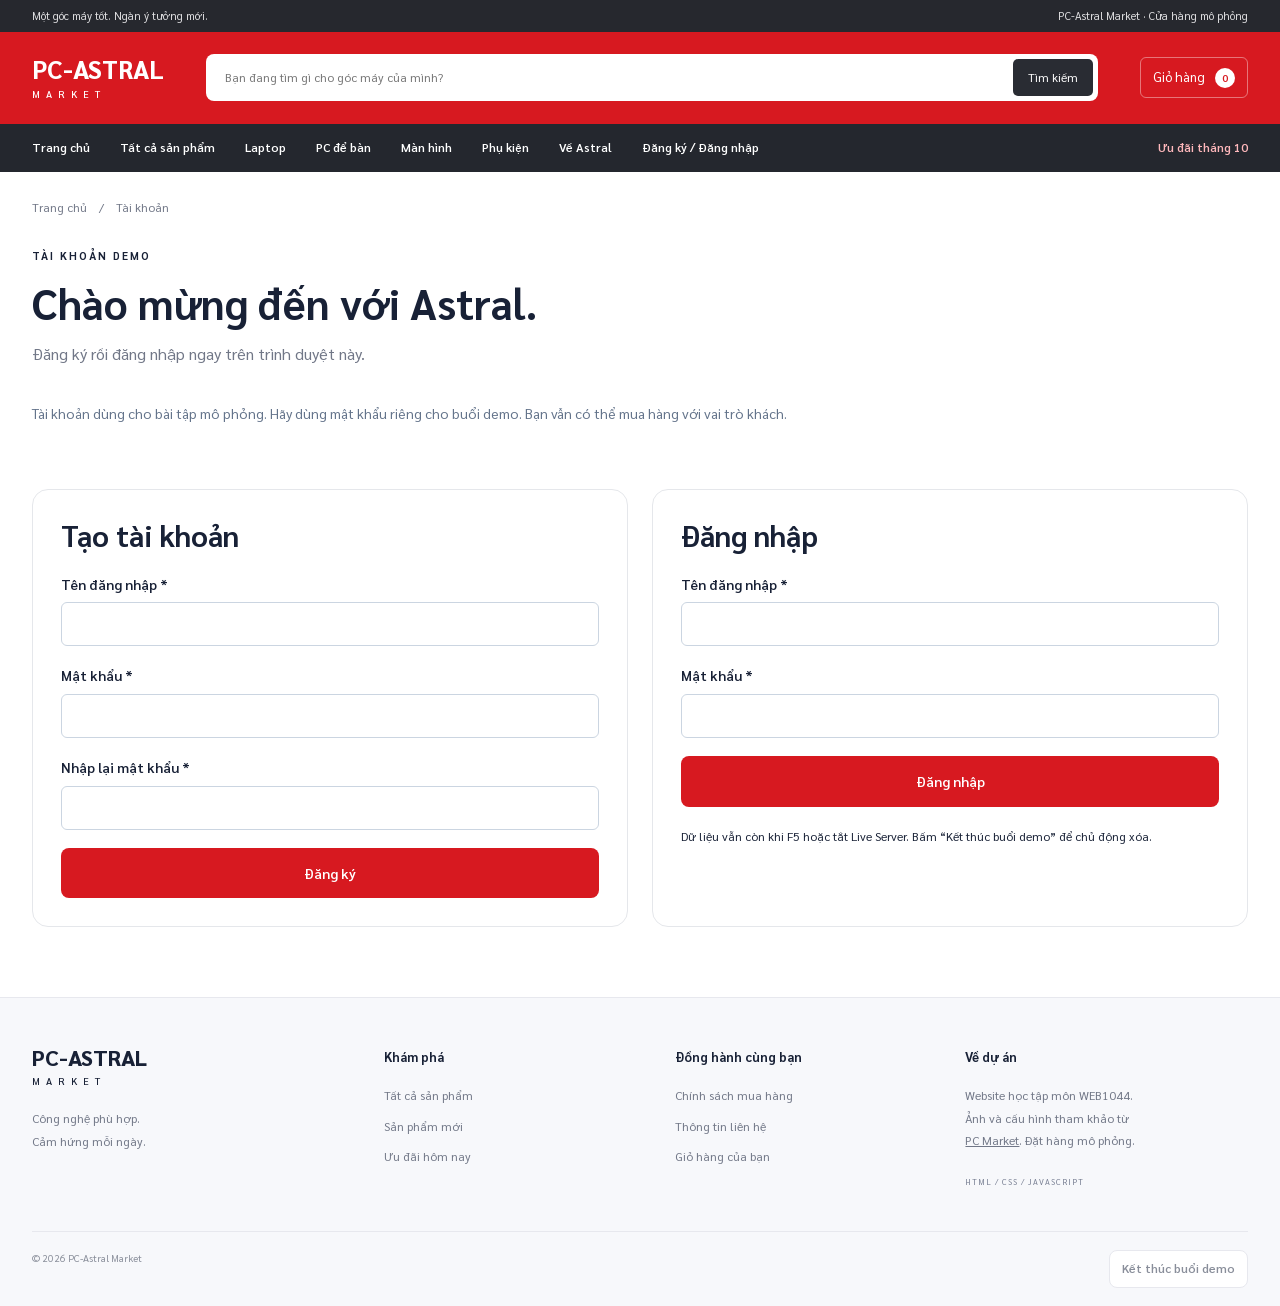
<file: PC-Astral-Market/register.html>
<!DOCTYPE html>
<html lang="vi">
  <head>
    <meta charset="UTF-8">
    <meta name="viewport" content="width=device-width, initial-scale=1.0">
    <link rel="icon" href="data:,">
    <title>Đăng ký và đăng nhập | PC-Astral Market</title>
    <!-- FONT: tải Sarabun online từ Google Fonts, cần kết nối mạng.
         Không lưu file font trong dự án; nếu không tải được sẽ dùng Arial.
         400–800 là các độ đậm; display=swap cho phép hiển thị chữ trong lúc tải. -->
    <link rel="stylesheet" href="https://fonts.googleapis.com/css2?family=Sarabun:wght@400;500;600;700;800&amp;display=swap">
    <link rel="stylesheet" href="css/style.css">
    <!-- KHỞI TẠO: events chờ dữ liệu JSON, tạo models rồi gọi trang tài khoản. -->
    <!-- Dữ liệu dự phòng cho mở trực tiếp file HTML trên máy khác. -->
    <script src="js/san-pham-du-phong.js" defer></script>
    <script defer src="js/du-lieu.js"></script>
    <script defer src="js/luu-tru.js"></script>
    <script defer src="js/mo-hinh.js"></script>
    <script defer src="js/hien-thi.js"></script>
    <script defer src="js/trang/tai-khoan.js"></script>
    <script defer src="js/su-kien.js"></script>
  </head>
  <body data-page="register">
    <a class="skip-link" href="#main">Bỏ qua điều hướng</a>
    <!-- CHỨC NĂNG: header và trạng thái tài khoản được dựng dùng chung. -->
    <header id="site-header"></header>
    <p id="storage-warning" class="storage-warning" role="alert" hidden></p>
    <main id="main" class="container page-content">
      <div class="breadcrumb"><a href="index.html">Trang chủ</a><span>/</span><span>Tài khoản</span></div>
      <div class="page-heading">
        <p class="eyebrow">TÀI KHOẢN DEMO</p>
        <h1>Chào mừng đến với Astral.</h1>
        <p>Đăng ký rồi đăng nhập ngay trên trình duyệt này.</p>
      </div>
      <p class="auth-notice">Tài khoản dùng cho bài tập mô phỏng. Hãy dùng mật khẩu riêng cho buổi demo. Bạn vẫn có thể mua hàng với vai trò khách.</p>
      <p id="account-message" class="account-message" role="status" aria-live="polite"></p>
      <!-- CHỨC NĂNG: chỉ hiện khi có trạng thái đăng nhập hợp lệ trong LocalStorage. -->
      <section id="account-signed-in" class="auth-card" hidden>
        <h2>Đã đăng nhập</h2>
        <p>Xin chào <strong id="account-username"></strong>.</p>
        <div class="auth-actions">
          <a href="products.html" class="button">Tiếp tục mua sắm</a>
          <button type="button" id="logout-button" class="control-button">Đăng xuất</button>
        </div>
        <p class="small">Đăng xuất giữ lại tài khoản và giỏ; nút Kết thúc buổi demo ở cuối trang xóa toàn bộ dữ liệu demo.</p>
      </section>
      <div id="account-forms" class="auth-grid">
        <!-- CHỨC NĂNG ĐĂNG KÝ: kiểm tra trường rỗng, định dạng, mật khẩu trùng và username đã tồn tại. -->
        <section class="auth-card">
          <h2>Tạo tài khoản</h2>
          <form id="register-form" novalidate>
            <div class="form-field">
              <label for="register-username">Tên đăng nhập *</label>
              <input id="register-username" name="username" autocomplete="username" minlength="3" maxlength="24" required aria-describedby="register-username-error">
              <small id="register-username-error" class="field-error"></small>
            </div>
            <div class="form-field">
              <label for="register-password">Mật khẩu *</label>
              <input id="register-password" name="password" type="password" autocomplete="new-password" minlength="8" maxlength="64" required aria-describedby="register-password-error">
              <small id="register-password-error" class="field-error"></small>
            </div>
            <div class="form-field">
              <label for="register-confirmPassword">Nhập lại mật khẩu *</label>
              <input id="register-confirmPassword" name="confirmPassword" type="password" autocomplete="new-password" minlength="8" maxlength="64" required aria-describedby="register-confirmPassword-error">
              <small id="register-confirmPassword-error" class="field-error"></small>
            </div>
            <button id="register-submit" class="button full" type="submit">Đăng ký</button>
          </form>
        </section>
        <!-- CHỨC NĂNG ĐĂNG NHẬP: so sánh mã băm với tài khoản đã lưu; không gửi mật khẩu ra ngoài. -->
        <section class="auth-card">
          <h2>Đăng nhập</h2>
          <form id="login-form" novalidate>
            <div class="form-field">
              <label for="login-username">Tên đăng nhập *</label>
              <input id="login-username" name="username" autocomplete="username" maxlength="24" required aria-describedby="login-username-error">
              <small id="login-username-error" class="field-error"></small>
            </div>
            <div class="form-field">
              <label for="login-password">Mật khẩu *</label>
              <input id="login-password" name="password" type="password" autocomplete="current-password" maxlength="64" required aria-describedby="login-password-error">
              <small id="login-password-error" class="field-error"></small>
            </div>
            <button id="login-submit" class="button full" type="submit">Đăng nhập</button>
          </form>
          <p class="small">Dữ liệu vẫn còn khi F5 hoặc tắt Live Server. Bấm “Kết thúc buổi demo” để chủ động xóa.</p>
        </section>
      </div>
    </main>
    <!-- CHỨC NĂNG: nút reset demo dùng chung nằm trong footer. -->
    <footer id="site-footer"></footer>
    <noscript><p class="storage-warning">Vui lòng bật JavaScript để đăng ký hoặc đăng nhập.</p></noscript>
  </body>
</html>
</file>
<file: PC-Astral-Market/css/style.css>
/* 01 FONT: Sarabun được tải online qua thẻ link trong head của mỗi HTML. */

/* 02 NỀN TẢNG VÀ BIẾN MÀU */
/* Biến giao diện, typography và nền tảng */

:root {
  --ink: #182136;
  --muted: #717787;
  --accent: #d71920;
  --accent-dark: #b21218;
  --tint: #fff0f0;
  --line: #e7e8ee;
  --surface: #f6f6f6;
  --navy: #121b2d;
  --radius: 14px;
  --shadow: 0 12px 36px #17213b0b;
}

* {
  box-sizing: border-box;
}

html {
  scroll-behavior: smooth;
  scroll-padding-top: 20px;
}

body {
  margin: 0;
  background: #fff;
  color: var(--ink);
  /* FONT CHUNG: đổi font toàn website tại đây và cập nhật link trong HTML.
     Sarabun tải từ Google Fonts; khi không tải được, dùng Arial rồi sans-serif.
     Nút và ô nhập kế thừa font này bằng font: inherit. */
  font-family: "Sarabun", Arial, sans-serif;
  font-size: 14px;
  line-height: 1.6;
}

a {
  color: inherit;
  text-decoration: none;
  -webkit-tap-highlight-color: transparent;
}

button {
  font: inherit;
  -webkit-tap-highlight-color: transparent;
  cursor: pointer;
  color: inherit;
}

input {
  font: inherit;
  -webkit-tap-highlight-color: transparent;
  min-width: 0;
  border: 1px solid #dcdde6;
  border-radius: 8px;
  background: #fff;
  padding: 11px 12px;
  color: var(--ink);
  width: 100%;
  outline: none;
}

select {
  font: inherit;
  -webkit-tap-highlight-color: transparent;
  min-width: 0;
  border: 1px solid #dcdde6;
  border-radius: 8px;
  background: #fff;
  padding: 11px 12px;
  color: var(--ink);
  width: 100%;
  outline: none;
}

textarea {
  font: inherit;
  -webkit-tap-highlight-color: transparent;
  min-width: 0;
  border: 1px solid #dcdde6;
  border-radius: 8px;
  background: #fff;
  padding: 11px 12px;
  color: var(--ink);
  width: 100%;
  outline: none;
}

button:disabled {
  cursor: not-allowed;
  opacity: .45;
}

img {
  display: block;
  max-width: 100%;
  height: auto;
}

h1 {
  margin-top: 0;
  line-height: 1.2;
  letter-spacing: normal;
  font-size: 42px;
}

h2 {
  margin-top: 0;
  line-height: 1.2;
  letter-spacing: normal;
  font-size: 29px;
}

h3 {
  margin-top: 0;
  line-height: 1.2;
  letter-spacing: normal;
  font-size: 17px;
}

p {
  margin-top: 0;
  margin-bottom: 16px;
}

input:focus {
  border-color: var(--accent);
  box-shadow: 0 0 0 3px #d7192018;
}

select:focus {
  border-color: var(--accent);
  box-shadow: 0 0 0 3px #d7192018;
}

textarea:focus {
  border-color: var(--accent);
  box-shadow: 0 0 0 3px #d7192018;
}

input[aria-invalid=true] {
  border-color: #c03b4e;
}

a:focus-visible {
  outline: 3px solid #e75b60;
  outline-offset: 4px;
}

button:focus-visible {
  outline: 3px solid #e75b60;
  outline-offset: 4px;
}

summary:focus-visible {
  outline: 3px solid #e75b60;
  outline-offset: 4px;
}

.container {
  width: min(1240px,calc(100% - 64px));
  margin: auto;
}

.section {
  margin: 62px 0;
}

.page-content {
  padding-bottom: 70px;
  min-height: 65vh;
}

.page-heading {
  margin: 30px 0 36px;
}

.page-heading h1 {
  margin-bottom: 12px;
}

.page-heading p:not(.eyebrow) {
  color: var(--muted);
  font-size: 16px;
}

.eyebrow {
  font-size: 11px;
  font-weight: 700;
  letter-spacing: 2px;
  margin-bottom: 14px;
}

.accent {
  color: var(--accent);
}

.muted-text {
  color: var(--muted);
}

.small {
  font-size: 12px;
}

.centered {
  text-align: center;
}

.success-text {
  color: #168264;
}

.sr-only {
  position: absolute;
  width: 1px;
  height: 1px;
  padding: 0;
  overflow: hidden;
  clip: rect(0,0,0,0);
  white-space: nowrap;
  border: 0;
}

.skip-link {
  position: absolute;
  top: -70px;
  left: 16px;
  background: #fff;
  padding: 10px;
  z-index: 99;
}

.skip-link:focus {
  top: 8px;
}

[hidden] {
  display: none !important;
}

.full {
  width: 100%;
}


/* 03 THÀNH PHẦN DÙNG CHUNG */
/* Nút, trường nhập, điều hướng và thông báo dùng chung */

.button {
  border: 1px solid transparent;
  display: inline-flex;
  align-items: center;
  justify-content: center;
  gap: 12px;
  padding: 13px 23px;
  border-radius: 8px;
  background: var(--accent);
  color: white;
  font-weight: 600;
  font-size: 14px;
  transition: background .2s,transform .2s;
}

.button:hover {
  background: var(--accent-dark);
  transform: translateY(-1px);
}

.button-light {
  background: white;
  color: var(--accent);
}

.button-light:hover {
  background: #ffe8e8;
}

.button-outline {
  background: white;
  border-color: var(--accent);
  color: var(--accent);
}

.button-outline:hover {
  color: white;
}

.text-button {
  background: none;
  border: 0;
  padding: 0;
  color: var(--accent);
  font-size: 12px;
}

.control-button {
  display: inline-flex;
  align-items: center;
  justify-content: center;
  border: 1px solid var(--line);
  background: white;
  border-radius: 8px;
  width: auto;
  height: 38px;
  min-height: 36px;
  padding: 7px 12px;
  font-size: 12px;
  font-weight: 600;
}

.breadcrumb {
  display: flex;
  align-items: center;
  flex-wrap: wrap;
  gap: 12px;
  padding-top: 26px;
  color: var(--muted);
  font-size: 12px;
}

.breadcrumb a:hover {
  color: var(--accent);
}

.field {
  margin-bottom: 19px;
}

.field label {
  font-size: 13px;
  display: block;
  font-weight: 600;
  margin-bottom: 8px;
}

.field-error {
  display: block;
  min-height: 0;
  font-size: 12px;
  color: #b52740;
  margin-top: 5px;
}

.field-error:empty {
  display: none;
}

.storage-warning {
  margin: 0;
  padding: 12px 24px;
  background: #fff0d7;
  color: #7b4c11;
  font-size: 13px;
}

/* Thành phần dùng chung giữa các trang */

.topbar {
  font-size: 11px;
  padding: 7px 0;
  background: #26282e;
  color: #e2e2e4;
}

.topbar .container {
  display: flex;
  justify-content: space-between;
}

.header-main {
  display: flex;
  align-items: center;
  min-height: 92px;
  gap: 42px;
}

.brand {
  display: inline-flex;
  align-items: center;
  gap: 11px;
  flex-shrink: 0;
  line-height: 1.05;
}

.brand>span {
  font-weight: 800;
  font-size: 25px;
  letter-spacing: normal;
}

.brand small {
  display: block;
  margin-top: 7px;
  font-weight: 500;
  font-size: 10px;
  letter-spacing: 6px;
}

.header-search {
  position: relative;
  flex: 1;
}

.header-search input {
  border-color: transparent;
  font-size: 12px;
  padding: 13px 48px 13px 18px;
  background: white;
  color: #222;
  padding-right: 100px;
}

.header-search button {
  position: absolute;
  border: 0;
  background: #292c33;
  color: white;
  border-radius: 5px;
  top: 5px;
  right: 5px;
  bottom: 5px;
  padding: 0 15px;
  font-size: 12px;
}

.cart-link {
  display: flex;
  align-items: center;
  gap: 10px;
  font-size: 13px;
  border: 1px solid #ffffff66;
  padding: 9px 12px;
  border-radius: 6px;
}

.cart-link b {
  border-radius: 50%;
  font-size: 10px;
  min-width: 20px;
  height: 20px;
  text-align: center;
  line-height: 20px;
  background: white;
  color: #d71920;
}

.menu-toggle {
  display: none;
}

.main-nav {
  border-top: 1px solid var(--line);
  border-bottom: 1px solid var(--line);
  background: #24272e;
  border: 0;
}

.main-nav .container {
  display: flex;
  gap: 30px;
  align-items: center;
  min-height: 48px;
}

.main-nav a {
  font-size: 12px;
  font-weight: 600;
  padding: 14px 0;
  white-space: nowrap;
}

.main-nav a:hover {
  color: #ffb8bc;
}

.main-nav a[aria-current] {
  color: #ffb8bc;
}

.main-nav .nav-sale {
  margin-left: auto;
  color: #ffb8bc;
}

.section-heading {
  display: flex;
  justify-content: space-between;
  align-items: end;
  gap: 20px;
  margin-bottom: 25px;
}

.section-heading h2 {
  margin: 0;
}

.section-heading .eyebrow {
  margin-bottom: 8px;
}

.section-heading>a {
  font-size: 12px;
  font-weight: 600;
  white-space: nowrap;
}

.section-heading>a:hover {
  color: var(--accent);
}

.heading-dot {
  display: inline-block;
  background: #d71920;
  border-radius: 50%;
  width: 8px;
  height: 8px;
  vertical-align: middle;
  margin-left: 6px;
}

.product-grid {
  display: grid;
  grid-template-columns: repeat(4,minmax(0,1fr));
  gap: 20px;
}

.product-card {
  border: 1px solid var(--line);
  overflow: hidden;
  background: white;
  transition: transform .2s,border-color .2s,box-shadow .2s;
  min-width: 0;
  display: flex;
  flex-direction: column;
  border-radius: 8px;
}

.product-card:hover {
  transform: translateY(-4px);
  border-color: #e7a3a6;
  box-shadow: var(--shadow);
}

.product-card:focus-within {
  transform: translateY(-4px);
  border-color: #e7a3a6;
  box-shadow: var(--shadow);
}

.product-visual {
  position: relative;
  background: #fff;
  height: 220px;
  padding: 25px 18px 8px;
}

.product-visual img {
  width: 100%;
  object-fit: contain;
  transition: transform .3s;
  height: 185px;
}

.product-card:hover .product-visual img {
  transform: scale(1.05);
}

.badge {
  display: inline-block;
  background: #fff0f0;
  color: #b5161d;
  border-radius: 4px;
  font-size: 10px;
  font-weight: 600;
  padding: 3px 8px;
  letter-spacing: 0;
}

.product-visual>.badge {
  position: absolute;
  z-index: 1;
  top: 13px;
  left: 13px;
}

.badge.sale {
  background: #ffebe5;
  color: #c44e33;
}

.badge.warm {
  background: #f9eddb;
  color: #9b6a22;
}

.badge.muted {
  background: #e8e9ec;
  color: #636b7a;
}

.product-info {
  padding: 17px 18px 15px;
  display: flex;
  flex-direction: column;
  flex: 1;
}

.product-brand {
  font-size: 9px;
  letter-spacing: 1.4px;
  text-transform: uppercase;
  font-weight: 700;
  color: var(--muted);
}

.product-info h3 {
  margin: 6px 0 9px;
  letter-spacing: normal;
  font-size: 14px;
  min-height: 59px;
  line-height: 1.4;
  font-weight: 400;
}

.product-info h3 a:hover {
  color: var(--accent);
}

.product-spec {
  color: var(--muted);
  margin-bottom: 12px;
  line-height: 1.6;
  font-size: 11px;
  min-height: 36px;
}

.price-line {
  display: flex;
  gap: 7px;
  align-items: baseline;
  flex-wrap: wrap;
  min-height: 30px;
  margin-top: auto;
}

.price-line strong {
  font-size: 17px;
  letter-spacing: normal;
  color: var(--accent);
}

.price-line del {
  font-size: 10px;
  color: #9298a3;
}

.product-actions {
  border-top: 1px solid var(--line);
  display: flex;
  justify-content: space-between;
  align-items: center;
  padding-top: 12px;
  margin-top: 9px;
  gap: 8px;
}

.product-actions>a {
  font-weight: 600;
  color: #5b6171;
  font-size: 11px;
}

.add-cart {
  background: #fff0f0;
  color: var(--accent);
  width: auto;
  height: 34px;
  padding: 0 10px;
  white-space: nowrap;
  border: 1px solid #f0c8ca;
  font-size: 11px;
  border-radius: 5px;
}

.add-cart:hover {
  background: var(--accent);
  color: white;
}

.empty-state {
  padding: 55px 24px;
  text-align: center;
  background: var(--surface);
  border-radius: 14px;
  grid-column: 1/-1;
}

.empty-state h2 {
  font-size: 25px;
  margin: 16px 0 10px;
}

.empty-state p {
  color: var(--muted);
}

.toast {
  position: fixed;
  bottom: 26px;
  left: 50%;
  transform: translate(-50%,20px);
  max-width: calc(100% - 32px);
  width: max-content;
  background: var(--navy);
  color: #fff;
  border-radius: 10px;
  padding: 15px 22px;
  font-size: 13px;
  box-shadow: 0 8px 30px #10162e35;
  opacity: 0;
  pointer-events: none;
  transition: .2s;
  z-index: 100;
}

.toast.visible {
  opacity: 1;
  transform: translate(-50%,0);
}

#site-footer {
  background: #f7f8fb;
  border-top: 1px solid var(--line);
  padding-top: 48px;
}

.footer-grid {
  display: grid;
  grid-template-columns: 1.25fr 1fr 1fr 1.15fr;
  gap: 45px;
  padding-bottom: 40px;
}

.footer-grid .brand {
  margin-bottom: 20px;
  color: var(--ink);
}

.footer-grid .brand>span {
  font-size: 22px;
}

.footer-grid p {
  font-size: 12px;
  color: var(--muted);
  line-height: 1.9;
}

.footer-grid a:not(.brand) {
  font-size: 12px;
  color: var(--muted);
  line-height: 1.9;
  display: block;
  margin: 8px 0;
}

.footer-grid h3 {
  font-size: 13px;
  margin: 3px 0 19px;
  letter-spacing: 0;
}

.footer-grid a:hover {
  color: var(--accent);
}

.footer-tag {
  font-size: 8px;
  letter-spacing: 1px;
  color: #777e92;
}

.footer-bottom {
  display: flex;
  justify-content: space-between;
  border-top: 1px solid var(--line);
  padding: 18px 0;
  color: #898e9a;
  font-size: 10px;
}

.order-summary {
  border: 1px solid var(--line);
  border-radius: 12px;
  padding: 26px;
  align-self: start;
  background: #fff;
  position: sticky;
  top: 20px;
}

.order-summary h2 {
  font-size: 20px;
  margin-bottom: 25px;
}

.summary-row {
  display: flex;
  justify-content: space-between;
  gap: 10px;
  font-size: 13px;
  margin: 17px 0;
}

.summary-total {
  display: flex;
  justify-content: space-between;
  align-items: center;
  gap: 12px;
  border-top: 1px solid var(--line);
  padding: 22px 0 15px;
  margin-top: 22px;
  font-size: 14px;
}

.summary-total strong {
  font-size: 23px;
  color: var(--accent);
  letter-spacing: normal;
}

.order-summary .button {
  margin-top: 10px;
}

.order-summary .centered {
  margin: 16px 0 0;
}

.demo-notice {
  background: #fff0f0;
  color: #8a292c;
  border-radius: 8px;
  font-size: 12px;
  padding: 14px 16px;
}

.summary-total+p {
  margin-bottom: 0;
}

#site-header {
  background: #d71920;
  color: white;
}

.cart-image {
  background: #fff;
}

.category-photo {
  width: 65px;
  height: 60px;
  object-fit: contain;
}

.image-fallback {
  display: flex;
  align-items: center;
  justify-content: center;
  min-height: 100px;
  padding: 20px;
  color: var(--muted);
  font-size: 13px;
}

.source-note a {
  color: var(--accent);
  text-decoration: underline;
  text-underline-offset: 3px;
}

.footer-grid p a:not(.brand) {
  display: inline;
  margin: 0;
  text-decoration: underline;
}


/* 04 BỐ CỤC TỪNG TRANG */
/* Bố cục và thành phần riêng từng trang */

.home-top {
  padding-top: 26px;
}

.hero {
  background: #fff;
  position: relative;
  overflow: hidden;
  border: 1px solid var(--line);
  border-radius: 10px;
}

.hero-content {
  display: grid;
  grid-template-columns: 1fr 1fr;
  min-height: 425px;
}

.hero-copy {
  padding: 49px 0 25px 46px;
  position: relative;
  z-index: 1;
}

.hero-copy .eyebrow {
  font-size: 10px;
  color: var(--accent);
}

.hero h1 {
  line-height: 1.13;
  letter-spacing: normal;
  margin-bottom: 19px;
  font-weight: 700;
  font-size: 50px;
}

.hero-description {
  max-width: 390px;
  font-size: 13px;
  line-height: 1.8;
  margin-bottom: 24px;
  color: #626671;
}

.hero-proof {
  font-size: 10px;
  margin-top: 25px;
  color: #666;
}

.hero-art {
  position: relative;
  display: flex;
  align-items: center;
  justify-content: center;
  min-width: 0;
  isolation: isolate;
  background: white;
  padding: 22px 20px 55px;
}

.hero-art>img {
  position: relative;
  z-index: 1;
  margin-top: -15px;
  transform: none;
  filter: none;
  margin: 0;
  width: 100%;
  height: 350px;
  max-height: 350px;
  object-fit: contain;
}

.hero-caption {
  position: absolute;
  left: 50%;
  transform: translateX(-50%);
  text-align: center;
  bottom: 18px;
  white-space: normal;
  width: 95%;
}

.hero-caption b {
  display: block;
  font-size: 10px;
  letter-spacing: 1px;
  color: #373a42;
}

.hero-caption span {
  font-size: 9px;
  letter-spacing: 1px;
  color: #6d7078;
}

.hero-controls {
  display: flex;
  align-items: center;
  gap: 12px;
  padding: 9px 23px 18px 46px;
  border-top: 1px solid var(--line);
  background: #fafafa;
}

.slide-dots {
  display: flex;
  gap: 7px;
}

.slide-dots button {
  width: 7px;
  height: 7px;
  border: 0;
  border-radius: 10px;
  padding: 0;
  background: #ccc;
}

.slide-dots button.active {
  width: 24px;
  background: var(--accent);
}

.pause-slide {
  border: 0;
  background: none;
  color: #776b8c;
  font-size: 10px;
  margin-left: 12px;
}

#slide-count {
  margin-left: auto;
  font-size: 10px;
  color: #796f88;
  letter-spacing: 2px;
}

.slider-arrow {
  height: 29px;
  border: 1px solid #d2c9e2;
  background: transparent;
  width: auto;
  min-width: 46px;
  border-radius: 5px;
  font-size: 11px;
  color: #444;
  border-color: #ddd;
}

.slider-arrow:hover {
  background: white;
}

.benefits {
  display: grid;
  grid-template-columns: repeat(4,1fr);
  border-bottom: 1px solid var(--line);
  padding: 26px 4px;
  gap: 20px;
}

.benefits>div {
  display: flex;
  gap: 13px;
  align-items: center;
  padding-left: 14px;
  border-left: 3px solid var(--accent);
}

.benefits p {
  margin: 0;
}

.benefits b {
  display: block;
  font-size: 11px;
  font-weight: 600;
}

.benefits small {
  font-size: 10px;
  color: var(--muted);
}

.categories-section {
  margin-top: 42px;
}

.category-grid {
  display: grid;
  grid-template-columns: repeat(4,1fr);
  gap: 16px;
}

.category-tile {
  border: 1px solid var(--line);
  border-radius: 10px;
  padding: 21px 16px;
  display: flex;
  align-items: center;
  gap: 12px;
  position: relative;
  transition: .2s;
}

.category-tile:hover {
  border-color: #e7a3a6;
  background: #fff8f8;
}

.category-tile h3 {
  font-size: 14px;
  margin: 0 0 4px;
  letter-spacing: 0;
}

.category-tile div>span {
  font-size: 9px;
  color: var(--muted);
}

.category-number {
  position: absolute;
  right: 13px;
  top: 7px;
  font-size: 9px;
  color: #b9b5c1;
}

.sale-section {
  background: #22252b;
  padding: 30px;
  border-radius: 10px;
}

.sale-heading {
  display: flex;
  gap: 30px;
  align-items: center;
  justify-content: space-between;
  color: white;
  margin-bottom: 25px;
}

.sale-heading .eyebrow {
  color: #ffb8bc;
  font-size: 9px;
  margin-bottom: 8px;
}

.sale-heading h2 {
  margin: 0 0 8px;
  font-size: 29px;
}

.sale-heading p:not(.eyebrow) {
  margin: 0;
  font-size: 11px;
  color: #d2d2d6;
}

.countdown-wrap>span {
  font-size: 10px;
  color: #b9afca;
  display: block;
  margin-bottom: 9px;
}

.countdown {
  display: flex;
  gap: 6px;
}

.countdown>span {
  display: flex;
  flex-direction: column;
  align-items: center;
  width: 45px;
}

.countdown b {
  font-variant-numeric: tabular-nums;
  font-size: 23px;
  font-weight: 600;
  background: #ffffff12;
  border: 1px solid #ffffff15;
  border-radius: 7px;
  width: 43px;
  height: 42px;
  text-align: center;
  line-height: 40px;
}

.countdown small {
  font-size: 8px;
  color: #bcb1cf;
  margin-top: 5px;
}

.sale-section .product-grid {
  gap: 16px;
}

.sale-section .product-info {
  padding: 15px;
}

.sale-section .product-visual {
  height: 205px;
}

.sale-section .product-visual img {
  height: 175px;
}

.brand-story {
  margin: 72px 0 60px;
  background: #fff3f3;
  padding: 40px;
  display: grid;
  grid-template-columns: 1fr 1fr;
  gap: 55px;
  border-radius: 14px;
  position: relative;
  overflow: hidden;
}

.brand-story h2 {
  font-size: 36px;
  margin: 0;
}

.brand-story>div {
  z-index: 1;
}

.brand-story>div:nth-child(2) {
  padding: 8px 45px 0 0;
}

.brand-story p:not(.eyebrow) {
  font-size: 12px;
  line-height: 1.9;
  color: #666;
}

.brand-story a {
  font-size: 12px;
  font-weight: 600;
  color: var(--accent);
}

.catalog-layout {
  display: grid;
  grid-template-columns: 220px minmax(0,1fr);
  gap: 32px;
}

.filter-panel {
  border-top: 1px solid var(--line);
  padding-top: 18px;
}

.filter-heading {
  display: flex;
  justify-content: space-between;
  align-items: center;
  margin-bottom: 25px;
}

.filter-heading h2 {
  font-size: 18px;
  margin: 0;
}

.filter-panel .field label {
  font-size: 12px;
}

.filter-panel input {
  font-size: 12px;
}

.filter-panel select {
  font-size: 12px;
}

.filter-toggle {
  display: none;
}

.filter-note {
  padding: 24px;
  background: #fff3f3;
  border-radius: 10px;
  margin-top: 26px;
}

.filter-note h3 {
  font-size: 15px;
  margin-top: 10px;
}

.filter-note p {
  font-size: 12px;
  margin-bottom: 0;
  color: #666;
}

.catalog-toolbar {
  display: flex;
  align-items: center;
  justify-content: space-between;
  gap: 12px;
  border-bottom: 1px solid var(--line);
  padding-bottom: 18px;
  margin-bottom: 20px;
  min-height: 61px;
}

.catalog-toolbar>span {
  font-size: 13px;
  font-weight: 600;
}

.catalog-toolbar label {
  display: flex;
  align-items: center;
  gap: 12px;
  font-size: 11px;
  color: var(--muted);
}

.catalog-toolbar select {
  width: 175px;
  font-size: 11px;
  padding: 8px;
}

.catalog-grid {
  grid-template-columns: repeat(3,minmax(0,1fr));
  gap: 18px;
}

.detail-layout {
  display: grid;
  grid-template-columns: 1.05fr 1fr;
  gap: 55px;
  margin-top: 35px;
}

.detail-image {
  border-radius: 16px;
  background: #fff;
  display: flex;
  flex-direction: column;
  justify-content: center;
  align-items: center;
  padding: 26px 20px;
  border: 1px solid var(--line);
  align-self: start;
  min-height: 430px;
}

.detail-image .eyebrow {
  align-self: start;
  font-size: 9px;
  padding-left: 12px;
  color: #777;
}

.detail-image img {
  width: 100%;
  flex: 1;
  object-fit: contain;
  height: 370px;
  max-height: 400px;
}

.detail-image small {
  color: #a099ac;
  font-size: 10px;
}

.detail-copy {
  padding-top: 12px;
}

.detail-copy h1 {
  margin-bottom: 14px;
  font-size: 32px;
}

.detail-summary {
  color: var(--muted);
  font-size: 14px;
}

.stock {
  font-size: 12px;
  color: #17816a;
}

.stock.out {
  color: #aa5260;
}

.detail-price {
  display: flex;
  align-items: center;
  flex-wrap: wrap;
  gap: 13px;
  border-top: 1px solid var(--line);
  border-bottom: 1px solid var(--line);
  padding: 19px 0;
  margin-bottom: 20px;
}

.detail-price strong {
  font-size: 31px;
  color: var(--accent);
  letter-spacing: normal;
}

.detail-price del {
  font-size: 13px;
  color: #9593a1;
}

.detail-copy>p:not(.eyebrow,.stock) {
  font-size: 13px;
  color: var(--muted);
}

.detail-buy {
  display: flex;
  gap: 18px;
  align-items: end;
  margin: 25px 0;
}

.detail-buy label {
  font-size: 11px;
  font-weight: 600;
}

.detail-buy input {
  display: block;
  width: 78px;
  margin-top: 8px;
}

.detail-buy .button {
  flex: 1;
  padding: 14px;
}

.detail-benefits {
  display: flex;
  flex-wrap: wrap;
  gap: 18px;
  font-size: 10px;
  color: #8a8198;
}

.spec-section {
  margin-top: 55px;
  display: grid;
  grid-template-columns: 1fr 1.5fr;
  gap: 50px;
  padding: 35px 0;
  border-top: 1px solid var(--line);
  border-bottom: 1px solid var(--line);
}

.spec-section h2 {
  font-size: 25px;
}

.spec-section p:not(.eyebrow) {
  font-size: 12px;
  color: var(--muted);
}

.spec-list {
  margin: 0;
}

.spec-list>div {
  display: grid;
  gap: 20px;
  padding: 14px;
  font-size: 12px;
  grid-template-columns: 145px minmax(0,1fr);
}

.spec-list>div:nth-child(odd) {
  background: var(--surface);
  border-radius: 5px;
}

.spec-list dt {
  color: var(--muted);
}

.spec-list dd {
  margin: 0;
  overflow-wrap: anywhere;
}

.cart-layout {
  display: grid;
  grid-template-columns: minmax(0,1fr) 350px;
  gap: 32px;
}

.checkout-layout {
  display: grid;
  grid-template-columns: minmax(0,1fr) 350px;
  gap: 32px;
}

.cart-list {
  border: 1px solid var(--line);
  border-radius: 12px;
  align-self: start;
  padding: 0 24px;
}

.cart-list-title {
  display: flex;
  justify-content: space-between;
  padding: 22px 0;
  border-bottom: 1px solid var(--line);
  align-items: center;
}

.cart-list-title h2 {
  font-size: 18px;
  margin: 0;
}

.cart-list-title>span {
  font-size: 11px;
  color: var(--muted);
}

.cart-row {
  display: grid;
  grid-template-columns: 100px 1fr 102px 105px;
  gap: 15px;
  align-items: center;
  padding: 24px 0;
  border-bottom: 1px solid var(--line);
}

.cart-image {
  background: var(--surface);
  border-radius: 9px;
}

.cart-image img {
  width: 100%;
  height: 85px;
  object-fit: contain;
}

.cart-name h3 {
  font-size: 14px;
  margin: 0 0 7px;
}

.cart-name>span {
  font-size: 12px;
  color: var(--muted);
}

.remove-item {
  display: block;
  margin-top: 8px;
  font-size: 10px;
  color: #8a7a8e;
}

.quantity-control {
  display: flex;
  border: 1px solid var(--line);
  border-radius: 6px;
  overflow: hidden;
  height: 34px;
}

.quantity-control button {
  border: 0;
  background: var(--surface);
  padding: 0;
  width: 28px;
  flex-shrink: 0;
}

.quantity-control input {
  border: 0;
  border-radius: 0;
  text-align: center;
  padding: 0;
  font-size: 12px;
  appearance: textfield;
  -moz-appearance: textfield;
}

.quantity-control input::-webkit-inner-spin-button {
  appearance: none;
}

.cart-subtotal {
  font-size: 13px;
  text-align: right;
  white-space: nowrap;
}

.continue-shopping {
  display: inline-block;
  padding: 20px 0;
  font-size: 12px;
  color: var(--accent);
}

.checkout-form {
  padding: 28px;
  border: 1px solid var(--line);
  border-radius: 12px;
}

.form-heading {
  display: flex;
  gap: 13px;
  align-items: center;
  margin-bottom: 18px;
}

.form-heading>span {
  display: flex;
  align-items: center;
  justify-content: center;
  background: #fff0f0;
  color: var(--accent);
  font-size: 12px;
  font-weight: 700;
  width: 30px;
  height: 30px;
  border-radius: 8px;
}

.form-heading h2 {
  font-size: 19px;
  margin: 0;
}

.form-grid {
  display: grid;
  grid-template-columns: 1fr 1fr;
  gap: 0 18px;
}

.wide {
  grid-column: 1/-1;
}

.form-grid .field:has(#email) {
  grid-column: 1/-1;
}

.form-grid input {
  font-size: 13px;
}

.form-grid textarea {
  font-size: 13px;
}

.payment-option {
  border: 1px solid #e7a3a6;
  background: #fff8f8;
  border-radius: 8px;
  padding: 17px;
  display: flex;
  gap: 12px;
  margin-bottom: 25px;
}

.payment-option b {
  font-size: 13px;
}

.payment-option p {
  font-size: 11px;
  margin: 4px 0 0;
  color: var(--muted);
}

.radio-dot {
  width: 16px;
  height: 16px;
  border: 4px solid var(--accent);
  border-radius: 50%;
  margin-top: 4px;
  flex-shrink: 0;
}

.checkout-form>.small {
  margin: 14px 0 0;
}

.checkout-lines {
  border-top: 1px solid var(--line);
  margin: 20px 0;
  padding-top: 10px;
}

.checkout-lines>div {
  display: flex;
  justify-content: space-between;
  gap: 12px;
  font-size: 11px;
  margin: 15px 0;
}

.checkout-lines small {
  display: block;
  color: var(--muted);
}

.checkout-lines b {
  white-space: nowrap;
}

.confirmation {
  max-width: 760px;
  margin: 60px auto 0;
  text-align: center;
}

.confirmation h1 {
  font-size: 32px;
}

.confirmation>p {
  color: var(--muted);
  font-size: 14px;
}

.confirmation>.demo-notice {
  margin: 28px 0;
}

.confirmation-meta {
  display: grid;
  grid-template-columns: repeat(3,1fr);
  gap: 20px;
  text-align: left;
  border: 1px solid var(--line);
  padding: 23px;
  border-radius: 10px;
}

.confirmation-meta span {
  display: block;
  color: var(--muted);
  font-size: 11px;
}

.confirmation-meta b {
  font-size: 12px;
  overflow-wrap: anywhere;
}

.confirmed-lines {
  text-align: left;
  margin: 30px 0;
}

.confirmed-lines>div {
  display: flex;
  justify-content: space-between;
  gap: 15px;
  padding: 12px 0;
  font-size: 13px;
}

.about-hero {
  position: relative;
  overflow: hidden;
  border-radius: 16px;
  padding: 60px;
  margin-top: 30px;
  background: #fff3f3;
}

.about-hero h1 {
  font-size: 48px;
  max-width: 680px;
  position: relative;
  z-index: 1;
}

.about-hero>p:not(.eyebrow) {
  max-width: 520px;
  font-size: 14px;
  position: relative;
  z-index: 1;
  color: #666;
}

.about-columns {
  display: grid;
  grid-template-columns: 1fr 1.3fr;
  gap: 80px;
}

.about-columns p:not(.eyebrow) {
  color: var(--muted);
  font-size: 14px;
}

.value-grid {
  display: grid;
  grid-template-columns: repeat(3,1fr);
  gap: 22px;
}

.value-grid article {
  padding: 28px;
  border: 1px solid var(--line);
  border-radius: 12px;
}

.value-grid span {
  color: var(--accent);
  font-size: 13px;
}

.value-grid h3 {
  margin-top: 26px;
  font-size: 20px;
}

.value-grid p {
  color: var(--muted);
  font-size: 13px;
  margin: 0;
}

.policy-section {
  max-width: 900px;
  margin-left: auto;
  margin-right: auto;
}

.policy-section details {
  border-bottom: 1px solid var(--line);
  padding: 19px 0;
}

.policy-section summary {
  font-weight: 600;
  font-size: 15px;
  cursor: pointer;
}

.policy-section details p {
  font-size: 13px;
  color: var(--muted);
  padding: 15px 20px 0;
  margin: 0;
}

.contact-panel {
  display: grid;
  grid-template-columns: 1fr 1fr;
  gap: 30px;
  background: #22252b;
  color: white;
  border-radius: 14px;
  padding: 40px;
}

.contact-panel .eyebrow {
  color: #ffb8bc;
}

.contact-panel p:not(.eyebrow) {
  font-size: 12px;
  color: #b5abc6;
  margin: 0;
}

.contact-panel span {
  display: block;
  font-size: 10px;
  color: #b5abc6;
  margin-bottom: 5px;
}

.contact-panel b {
  display: block;
  font-size: 14px;
  font-weight: 500;
  margin-bottom: 20px;
}

.source-note {
  line-height: 1.8;
}


/* 05 GIAO DIỆN THEO KÍCH THƯỚC MÀN HÌNH */
/* Má»—i breakpoint má»™t khá»‘i; giÃ¡ trá»‹ Ä‘Æ°á»£c giá»¯ theo cascade cá»§a giao diá»‡n gá»‘c. */

@media (max-width: 1100px) {
  .header-main {
    gap: 22px;
  }

  .main-nav .container {
    gap: 20px;
  }

  .main-nav .nav-sale {
    display: none;
  }

  .category-tile {
    padding: 18px 12px;
    gap: 9px;
  }

  .category-tile div>span {
    display: none;
  }

  .hero h1 {
    font-size: 40px;
  }

  .hero-copy {
    padding-left: 32px;
  }

  .hero-controls {
    padding-left: 32px;
  }

  .cart-layout {
    grid-template-columns: minmax(0,1fr) 300px;
    gap: 22px;
  }

  .checkout-layout {
    grid-template-columns: minmax(0,1fr) 300px;
    gap: 22px;
  }

  .cart-list {
    padding: 0 16px;
  }

  .cart-row {
    grid-template-columns: 75px 1fr 95px;
    gap: 12px;
  }

  .cart-subtotal {
    grid-column: 2/-1;
  }

  .catalog-layout {
    grid-template-columns: 190px minmax(0,1fr);
    gap: 22px;
  }

  .catalog-grid {
    grid-template-columns: repeat(2,minmax(0,1fr));
  }

  .sale-heading {
    gap: 18px;
  }

  .sale-heading h2 {
    font-size: 24px;
  }

  .sale-heading>.button {
    font-size: 12px;
    padding: 11px 15px;
  }

  .product-grid {
    gap: 14px;
  }

  .product-info {
    padding: 14px;
  }

  .price-line strong {
    font-size: 15px;
  }

  .brand-story {
    gap: 28px;
  }

  .footer-grid {
    gap: 25px;
  }

  .product-actions {
    flex-wrap: wrap;
  }

  .product-info h3 {
    min-height: 59px;
  }

  .category-photo {
    width: 52px;
  }

  .hero-art>img {
    height: 310px;
  }

  .sale-section .product-visual {
    height: 175px;
  }

  .sale-section .product-visual img {
    height: 150px;
  }
}

@media (max-width: 800px) {
  .header-main {
    min-height: 82px;
    gap: 16px;
  }

  .main-nav .container {
    gap: 22px;
    overflow: auto;
  }

  .category-tile div>span {
    display: block;
  }

  .hero h1 {
    letter-spacing: normal;
    font-size: 34px;
  }

  .hero-copy {
    padding-left: 32px;
    padding: 32px 0 20px 27px;
  }

  .cart-layout {
    gap: 22px;
    grid-template-columns: 1fr;
  }

  .checkout-layout {
    gap: 22px;
    grid-template-columns: 1fr;
  }

  .cart-row {
    gap: 12px;
    grid-template-columns: 100px 1fr 100px 110px;
  }

  .cart-subtotal {
    grid-column: auto;
  }

  .catalog-layout {
    grid-template-columns: 175px minmax(0,1fr);
    gap: 18px;
  }

  .sale-heading {
    gap: 18px;
    flex-wrap: wrap;
  }

  .sale-heading>.button {
    font-size: 12px;
    padding: 11px 15px;
    display: none;
  }

  .product-grid {
    grid-template-columns: repeat(2,minmax(0,1fr));
    gap: 18px;
  }

  .brand-story {
    padding: 30px;
    gap: 25px;
  }

  .footer-grid {
    grid-template-columns: repeat(2,1fr);
    gap: 30px;
  }

  .container {
    width: calc(100% - 40px);
  }

  .brand>span {
    font-size: 20px;
  }

  .header-search input {
    font-size: 11px;
    padding-right: 88px;
  }

  .cart-link>span {
    display: inline;
  }

  .main-nav a {
    font-size: 11px;
  }

  .hero-content {
    min-height: 350px;
  }

  .hero-description {
    font-size: 12px;
    max-width: 300px;
  }

  .hero-copy .eyebrow {
    font-size: 8px;
  }

  .hero-proof {
    font-size: 8px;
    max-width: 240px;
  }

  .hero-art>img {
    max-height: 280px;
    max-width: 100%;
    width: 100%;
    height: 270px;
  }

  .hero-caption {
    bottom: 30px;
  }

  .hero-caption b {
    font-size: 8px;
    letter-spacing: 2px;
  }

  .hero-caption span {
    font-size: 7px;
  }

  .benefits {
    grid-template-columns: repeat(2,1fr);
    gap: 22px;
  }

  .category-grid {
    grid-template-columns: repeat(2,1fr);
  }

  .product-visual {
    height: 200px;
  }

  .product-visual img {
    height: 180px;
  }

  .section {
    margin: 42px 0;
  }

  .section-heading h2 {
    font-size: 25px;
  }

  .sale-heading>div:first-child {
    flex: 1;
  }

  .sale-section {
    padding: 24px;
  }

  .brand-story h2 {
    font-size: 30px;
  }

  .brand-story>div:nth-child(2) {
    padding: 0;
  }

  .catalog-grid .product-info {
    padding: 12px;
  }

  .catalog-grid .product-visual {
    height: 150px;
    padding: 15px 0 0;
  }

  .catalog-grid .product-visual img {
    height: 135px;
  }

  .catalog-toolbar {
    flex-wrap: wrap;
  }

  .catalog-toolbar select {
    width: 165px;
  }

  .catalog-grid .product-info h3 {
    font-size: 13px;
    min-height: 36px;
  }

  .catalog-grid .price-line del {
    font-size: 9px;
  }

  .catalog-grid .product-actions>a {
    font-size: 10px;
  }

  .detail-layout {
    gap: 25px;
  }

  .detail-copy h1 {
    font-size: 27px;
  }

  .detail-image {
    min-height: 370px;
  }

  .detail-buy {
    flex-wrap: wrap;
  }

  .detail-buy .button {
    font-size: 12px;
  }

  .detail-price strong {
    font-size: 27px;
  }

  .spec-section {
    gap: 25px;
    grid-template-columns: 1fr 1.3fr;
  }

  .spec-list>div {
    gap: 12px;
    grid-template-columns: 110px minmax(0,1fr);
  }

  .order-summary {
    position: static;
  }

  .about-hero {
    padding: 40px;
  }

  .about-hero h1 {
    font-size: 38px;
  }

  .about-columns {
    gap: 30px;
  }

  .value-grid {
    gap: 15px;
  }

  .value-grid article {
    padding: 20px;
  }

  .value-grid h3 {
    font-size: 17px;
  }

  .contact-panel {
    padding: 30px;
  }

  .category-photo {
    width: 65px;
  }

  .header-search button {
    padding: 0 10px;
  }

  .hero-art {
    padding: 20px 10px 50px;
  }

  .detail-image img {
    height: 300px;
  }

  .catalog-grid {
    grid-template-columns: repeat(2,minmax(0,1fr));
    gap: 12px;
  }
}

@media (max-width: 600px) {
  .header-main {
    flex-wrap: wrap;
    padding-top: 17px;
    padding-bottom: 15px;
    gap: 12px;
    min-height: 0;
  }

  .main-nav .container {
    overflow: auto;
    display: grid;
    grid-template-columns: 1fr 1fr;
    gap: 0;
  }

  .main-nav .nav-sale {
    display: block;
    margin: 0;
  }

  .category-tile {
    padding: 13px 10px;
    gap: 8px;
  }

  .category-tile div>span {
    display: none;
  }

  .hero-copy {
    padding-left: 32px;
    padding: 27px 25px 5px;
  }

  .hero-controls {
    padding-left: 32px;
    padding: 10px 12px;
    gap: 7px;
  }

  .cart-list {
    padding: 0 14px;
  }

  .cart-row {
    grid-template-columns: 75px 1fr;
    gap: 10px;
    padding: 20px 0;
  }

  .cart-subtotal {
    grid-column: 2;
  }

  .catalog-layout {
    grid-template-columns: 175px minmax(0,1fr);
    gap: 18px;
    display: block;
  }

  .sale-heading {
    flex-wrap: wrap;
    gap: 17px;
    padding: 0 6px;
    align-items: start;
  }

  .product-grid {
    grid-template-columns: repeat(2,minmax(0,1fr));
    gap: 12px;
  }

  .product-info {
    padding: 12px;
  }

  .price-line strong {
    font-size: 14px;
    display: block;
  }

  .brand-story {
    gap: 25px;
    display: block;
    padding: 28px;
    margin: 36px 0;
  }

  .footer-grid {
    grid-template-columns: repeat(2,1fr);
    gap: 25px 20px;
    padding-bottom: 28px;
  }

  .container {
    width: calc(100% - 32px);
  }

  .brand>span {
    font-size: 21px;
  }

  .header-search input {
    font-size: 11px;
    padding: 11px 40px 11px 13px;
    padding-right: 90px;
  }

  .main-nav a {
    font-size: 11px;
    padding: 10px;
  }

  .hero-content {
    display: flex;
    flex-direction: column;
    min-height: 0;
  }

  .hero-description {
    font-size: 12px;
    max-width: none;
    margin-bottom: 17px;
  }

  .hero-proof {
    font-size: 8px;
    max-width: 240px;
    display: none;
  }

  .hero-art>img {
    margin-top: -10px;
    max-width: 100%;
    transform: none;
    height: 215px;
    max-height: 215px;
    width: 100%;
    margin: 0;
  }

  .hero-caption {
    bottom: 12px;
  }

  .hero-caption b {
    letter-spacing: 2px;
    font-size: 9px;
  }

  .hero-caption span {
    font-size: 8px;
  }

  .benefits {
    grid-template-columns: repeat(2,1fr);
    padding: 23px 0;
    gap: 18px 10px;
  }

  .category-grid {
    grid-template-columns: repeat(2,1fr);
    gap: 10px;
  }

  .product-visual {
    height: 155px;
    padding: 17px 7px 0;
  }

  .product-visual img {
    height: 135px;
  }

  .section {
    margin: 34px 0;
  }

  .section-heading h2 {
    font-size: 22px;
    line-height: 1.3;
  }

  .sale-heading>div:first-child {
    flex: 1;
    flex-basis: 100%;
  }

  .sale-section {
    padding: 18px 12px;
    margin-left: -4px;
    margin-right: -4px;
  }

  .sale-section .product-visual {
    height: 145px;
  }

  .sale-section .product-visual img {
    height: 125px;
  }

  .brand-story h2 {
    font-size: 30px;
    margin-bottom: 23px;
  }

  .catalog-grid .product-visual {
    padding: 15px 0 0;
    height: 140px;
  }

  .catalog-grid .product-visual img {
    height: 128px;
  }

  .catalog-toolbar {
    flex-wrap: nowrap;
  }

  .catalog-toolbar select {
    width: 150px;
    font-size: 10px;
  }

  .catalog-grid .product-info h3 {
    font-size: 12px;
    min-height: 68px;
  }

  .detail-layout {
    gap: 25px;
    display: block;
    margin-top: 22px;
  }

  .detail-image {
    padding: 20px;
    min-height: 0;
  }

  .detail-buy {
    flex-wrap: nowrap;
    gap: 12px;
  }

  .detail-buy .button {
    font-size: 12px;
    gap: 6px;
  }

  .detail-price strong {
    font-size: 28px;
  }

  .spec-section {
    gap: 25px;
    grid-template-columns: 1fr 1.3fr;
    display: block;
    margin-top: 30px;
    padding: 25px 0;
  }

  .spec-list>div {
    gap: 12px;
    font-size: 11px;
    grid-template-columns: 100px minmax(0,1fr);
  }

  .order-summary {
    position: static;
    padding: 22px;
  }

  .about-hero {
    padding: 30px 24px;
  }

  .about-hero h1 {
    font-size: 31px;
  }

  .about-columns {
    gap: 30px;
    display: block;
  }

  .value-grid {
    gap: 15px;
    grid-template-columns: 1fr;
  }

  .value-grid article {
    padding: 24px;
  }

  .value-grid h3 {
    font-size: 17px;
    margin-top: 15px;
  }

  .contact-panel {
    grid-template-columns: 1fr;
    padding: 28px;
    gap: 22px;
  }

  h1 {
    font-size: 31px;
  }

  h2 {
    font-size: 25px;
  }

  .topbar {
    font-size: 9px;
    padding: 6px 0;
  }

  .topbar .container>span:last-child {
    display: none;
  }

  .brand small {
    font-size: 8px;
    letter-spacing: 5px;
  }

  .header-search {
    order: 4;
    flex-basis: 100%;
  }

  .cart-link {
    margin-left: auto;
    padding: 6px 8px;
    font-size: 11px;
    gap: 6px;
  }

  .menu-toggle {
    display: flex;
    height: 33px;
    width: auto;
    padding: 5px 9px;
    font-size: 11px;
    color: white;
    background: transparent;
    border-color: #ffffff77;
  }

  .main-nav {
    display: none;
  }

  .main-nav.open {
    display: block;
  }

  .home-top {
    padding-top: 16px;
  }

  .hero-copy .button {
    padding: 11px 17px;
    font-size: 12px;
  }

  .hero-art {
    overflow: hidden;
    height: 270px;
    padding: 10px 15px 45px;
  }

  .pause-slide {
    font-size: 9px;
    margin-left: 3px;
  }

  .hero-controls #slide-count {
    font-size: 8px;
  }

  .benefits b {
    font-size: 9px;
  }

  .benefits small {
    font-size: 9px;
  }

  .benefits>div {
    gap: 8px;
  }

  .section-heading {
    gap: 12px;
    align-items: center;
    margin-bottom: 19px;
  }

  .section-heading>a {
    font-size: 10px;
    white-space: normal;
    text-align: right;
    min-width: 66px;
  }

  .eyebrow {
    font-size: 9px;
    letter-spacing: 1.5px;
  }

  .category-tile h3 {
    font-size: 12px;
  }

  .product-visual>.badge {
    top: 9px;
    left: 9px;
    font-size: 8px;
  }

  .product-info h3 {
    margin: 5px 0 7px;
    font-size: 12px;
    min-height: 68px;
  }

  .product-brand {
    font-size: 8px;
  }

  .product-spec {
    margin-bottom: 8px;
    font-size: 10px;
    min-height: 47px;
  }

  .price-line {
    display: block;
    min-height: 43px;
  }

  .price-line del {
    font-size: 9px;
  }

  .product-actions {
    padding-top: 9px;
    margin-top: 5px;
    flex-wrap: wrap;
    display: grid;
    grid-template-columns: 1fr;
    gap: 9px;
  }

  .product-actions>a {
    font-size: 10px;
  }

  .add-cart {
    width: 100%;
    height: 33px;
    font-size: 11px;
  }

  .sale-heading .eyebrow {
    font-size: 8px;
  }

  .sale-heading p:not(.eyebrow) {
    font-size: 10px;
  }

  .countdown-wrap {
    display: flex;
    align-items: center;
    gap: 18px;
  }

  .countdown-wrap>span {
    margin-bottom: 12px;
  }

  .countdown b {
    font-size: 18px;
    width: 36px;
    height: 34px;
    line-height: 32px;
  }

  .countdown>span {
    width: 37px;
  }

  .sale-section .product-grid {
    gap: 10px;
  }

  .sale-section .product-info {
    padding: 11px;
  }

  .brand-story>div {
    position: relative;
  }

  .footer-grid .brand>span {
    font-size: 19px;
  }

  .footer-grid p {
    font-size: 10px;
  }

  .footer-grid a:not(.brand) {
    font-size: 10px;
  }

  .footer-grid h3 {
    font-size: 12px;
    margin-bottom: 13px;
  }

  .footer-grid .brand {
    gap: 7px;
  }

  .footer-tag {
    font-size: 6px;
    letter-spacing: .7px;
  }

  .footer-bottom {
    font-size: 8px;
    gap: 20px;
  }

  .page-heading {
    margin: 24px 0;
  }

  .page-heading h1 {
    font-size: 30px;
  }

  .page-heading p:not(.eyebrow) {
    font-size: 13px;
  }

  .page-content {
    padding-bottom: 40px;
  }

  .filter-panel {
    border: 0;
    padding: 0;
  }

  .filter-toggle {
    display: flex;
    width: 100%;
    margin-bottom: 15px;
  }

  .filter-panel form {
    display: none;
    background: var(--surface);
    padding: 20px;
    border-radius: 10px;
    margin-bottom: 20px;
  }

  .filter-panel form.open {
    display: block;
  }

  .filter-note {
    display: none;
  }

  .catalog-toolbar>span {
    font-size: 11px;
  }

  .catalog-toolbar label {
    font-size: 10px;
    gap: 6px;
  }

  .detail-image img {
    height: 260px;
  }

  .detail-copy {
    padding-top: 25px;
  }

  .detail-buy input {
    width: 65px;
  }

  .detail-benefits {
    gap: 10px;
    font-size: 9px;
  }

  .spec-section>div>p:not(.eyebrow) {
    display: none;
  }

  .breadcrumb {
    font-size: 10px;
    gap: 8px;
    padding-top: 18px;
  }

  .cart-list-title h2 {
    font-size: 16px;
  }

  .cart-list-title>span {
    font-size: 10px;
  }

  .cart-name h3 {
    font-size: 13px;
  }

  .cart-image img {
    height: 70px;
  }

  .quantity-control {
    grid-column: 1;
    max-width: 95px;
  }

  .checkout-form {
    padding: 22px 18px;
  }

  .form-grid {
    display: block;
  }

  .form-heading h2 {
    font-size: 17px;
  }

  .form-grid input {
    font-size: 12px;
  }

  .form-grid textarea {
    font-size: 12px;
  }

  .confirmation {
    margin-top: 35px;
  }

  .confirmation h1 {
    font-size: 28px;
  }

  .confirmation-meta {
    grid-template-columns: 1fr;
    gap: 15px;
    padding: 20px;
  }

  .confirmation-meta>div {
    display: flex;
    justify-content: space-between;
    gap: 15px;
  }

  .confirmed-lines>div {
    font-size: 12px;
  }

  .confirmation .summary-total strong {
    font-size: 22px;
  }

  .about-hero>p:not(.eyebrow) {
    font-size: 12px;
  }

  .about-columns h2 {
    margin-bottom: 25px;
  }

  .about-columns p:not(.eyebrow) {
    font-size: 13px;
  }

  .policy-section summary {
    font-size: 14px;
  }

  .contact-panel b {
    font-size: 12px;
  }

  .category-photo {
    width: 49px;
    height: 48px;
  }

  .header-search button {
    padding: 0 10px;
    font-size: 11px;
  }

  .slider-arrow {
    min-width: 40px;
    font-size: 10px;
  }

  .category-number {
    display: none;
  }
}

@media (min-width:1500px) {
  .hero-content {
    min-height: 440px;
  }

  .hero-art>img {
    max-height: 370px;
  }
}

@media (prefers-reduced-motion:reduce) {
  html {
    scroll-behavior: auto;
  }

  * {
    animation: none !important;
    transition: none !important;
  }

  *::before {
    animation: none !important;
    transition: none !important;
  }

  *::after {
    animation: none !important;
    transition: none !important;
  }
}


/* 06 TÀI KHOẢN DEMO: form có nhãn và lỗi riêng, bố cục một cột trên điện thoại. */
.auth-grid {
  display: grid;
  grid-template-columns: repeat(2, minmax(0, 1fr));
  gap: 24px;
}
.auth-card {
  padding: 28px;
  border: 1px solid var(--border, #e5e7eb);
  border-radius: 16px;
  background: #fff;
}
.auth-card h2 {
  margin-bottom: 20px;
}
.auth-card .form-field {
  display: flex;
  flex-direction: column;
  gap: 7px;
  margin-bottom: 18px;
}
.auth-card input {
  width: 100%;
  min-height: 44px;
  padding: 10px 12px;
  border: 1px solid #cbd5e1;
  border-radius: 6px;
}
.auth-card input[aria-invalid="true"] {
  border-color: #d71920;
}
.auth-card label {
  font-weight: 600;
}
.auth-card .field-error {
  color: #c91420;
}
.auth-notice {
  max-width: 850px;
  margin-bottom: 20px;
  color: #64748b;
}
.account-message {
  min-height: 28px;
  margin: 16px 0;
  font-weight: 600;
}
.auth-actions {
  display: flex;
  gap: 12px;
  flex-wrap: wrap;
  margin: 20px 0;
}
.auth-card .small {
  margin-top: 20px;
}
.auth-grid[hidden], .auth-card[hidden] {
  display: none;
}
@media (max-width: 767px) {
  .auth-grid {
    grid-template-columns: 1fr;
  }
  .auth-card {
    padding: 20px;
  }
  .footer-bottom {
    gap: 16px;
    flex-wrap: wrap;
  }
}
</file>
